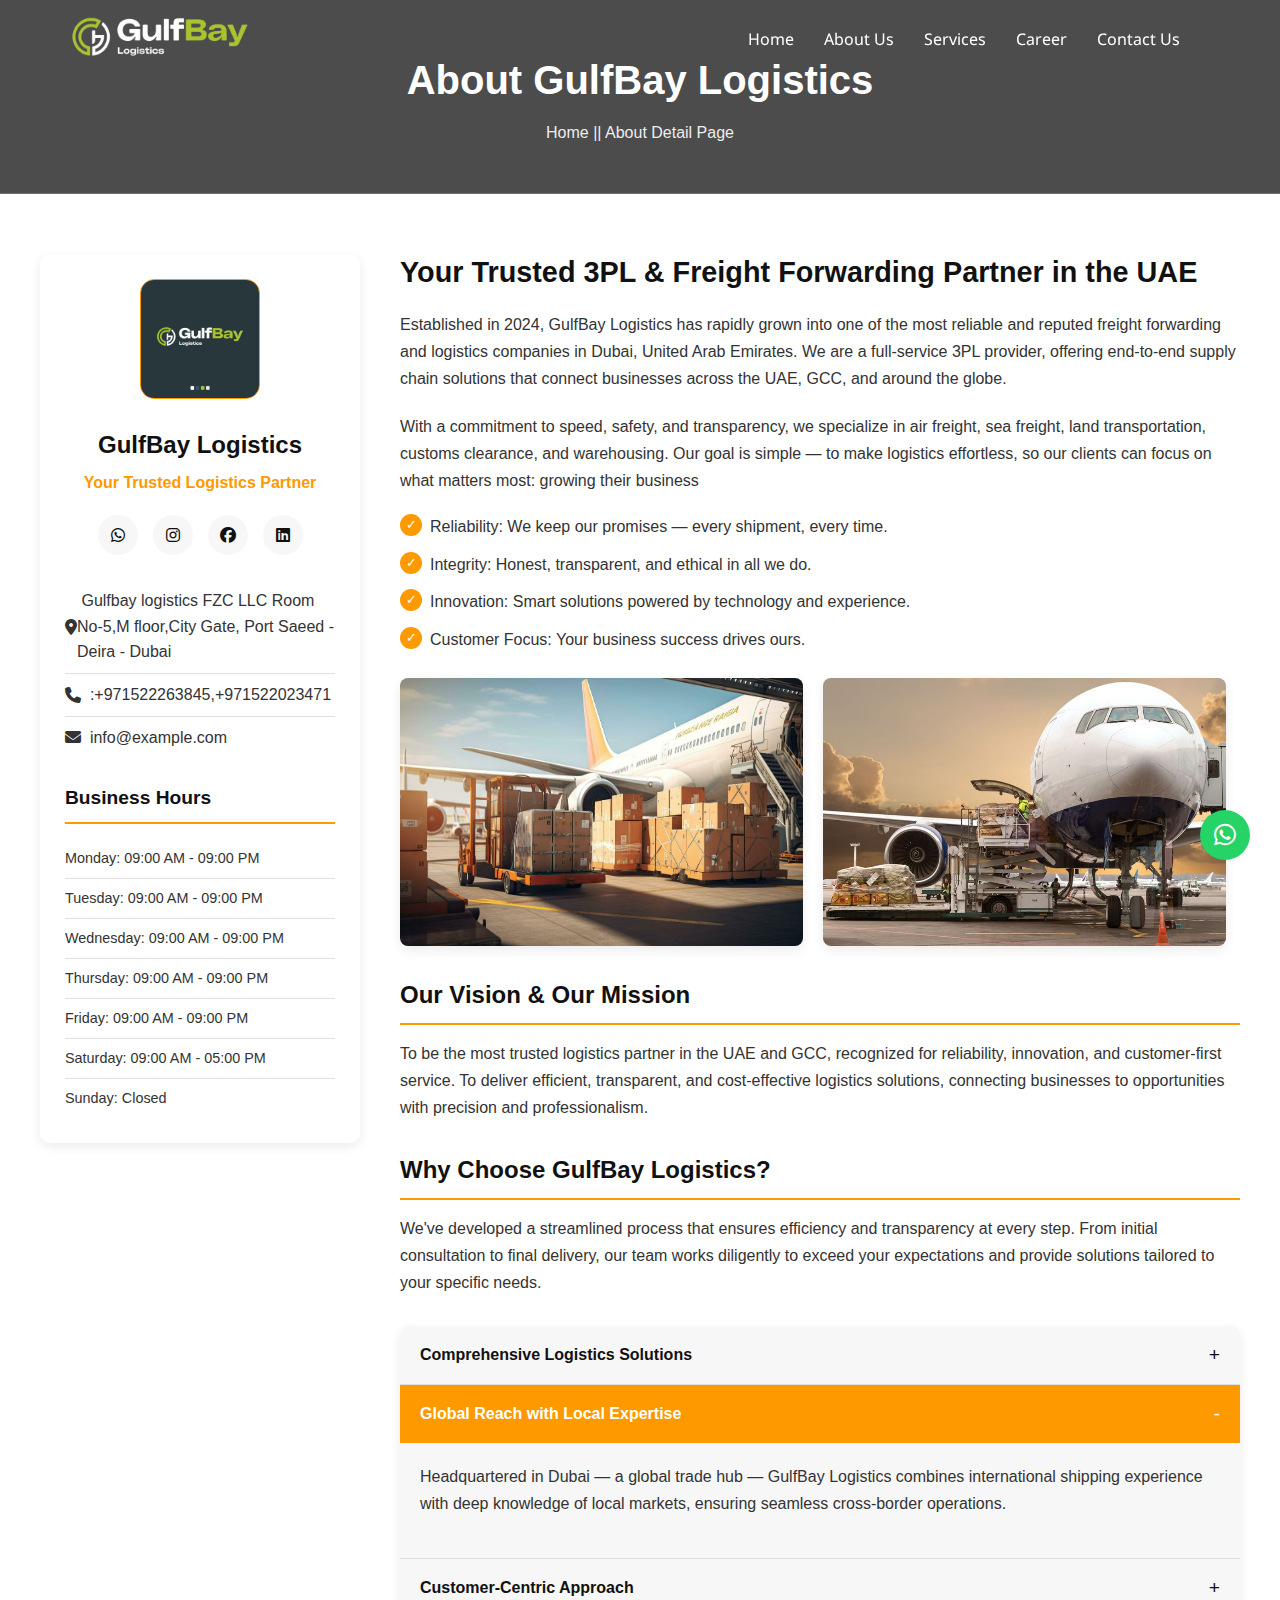
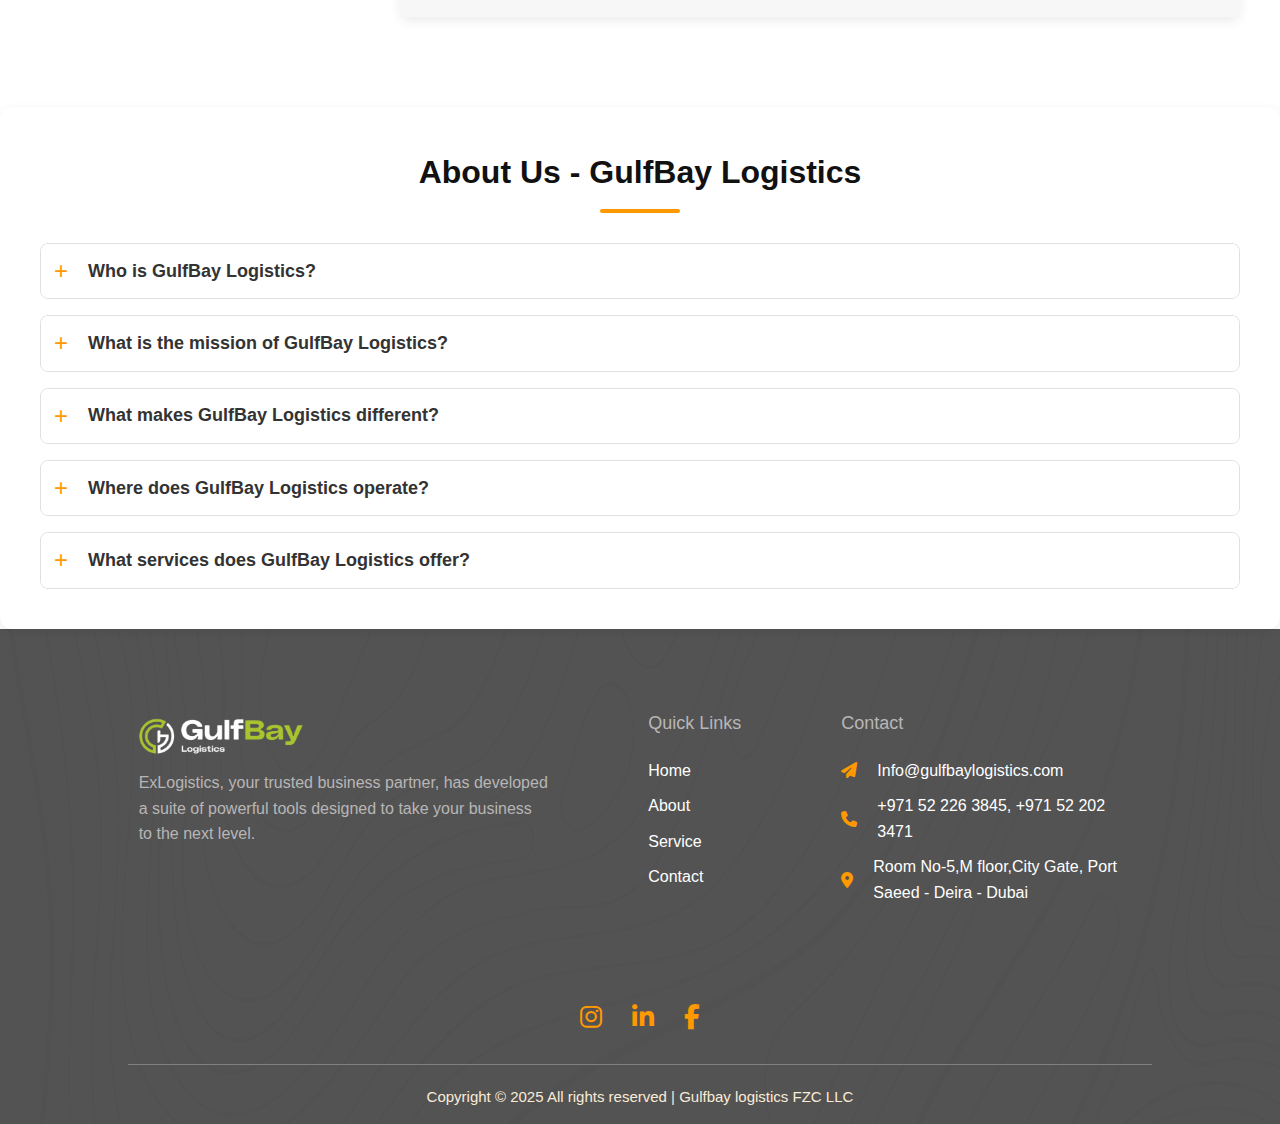
<file: about.html>
<!DOCTYPE html>
<html lang="en">

<head>
  <meta charset="UTF-8">
  <meta name="viewport" content="width=device-width, initial-scale=1.0">
  <title>About Us - GulfBay Logistics</title>
  <link rel="stylesheet" href="https://cdnjs.cloudflare.com/ajax/libs/font-awesome/6.4.0/css/all.min.css">
  <link rel="icon" href="./assets/logo-img/logomain.jpg" />
  <link rel="stylesheet" href="./css/about.css">
  <link rel="stylesheet" href="./css/home.css">
  <link rel="stylesheet" href="./css/faq.css">
  <link rel="stylesheet" href="./css/whatsapp.css">
</head>

<body>

  <a href="https://wa.me/+971522023471?text=Hello%20GulfBay" target="_blank">
    <div class="whatsapp">
      <i class="fa-brands fa-whatsapp fa-beat"></i>
    </div>
  </a>


    <div class="nav-main">
        <div class="nav-logo">
            <img src="./assets/logo-img/LOGO2.png" alt="">
        </div>
        <div class="nav-pages">
            <ul>
                <a href="./index.html">
                    <li>Home</li>
                </a>
                <a href="./about.html">
                    <li>About Us</li>
                </a>
                <a href="./service.html">
                    <li>Services</li>
                </a>
                <a href="./career.html">
                    <li>Career</li>
                </a>

                <!-- Knowledge Center Dropdown -->
                <!-- <li class="dropdown">
                    <a href="#">Knowledge Center <i class="fas fa-chevron-down"></i></a>
                    <ul class="dropdown-menu">
                        <li><a href="./container-specifications.html">Container Specifications</a></li>
                        <li><a href="./inco-terms.html">Inco Terms</a></li>
                    </ul>
                </li> -->

                <a href="./contact.html">
                    <li>Contact Us</li>
                </a>
            </ul>
        </div>

        <!-- Hamburger Icon -->
        <div class="hamburger">
            <i class="fas fa-bars"></i>
        </div>
    </div>

    <!-- Sliding Menu -->
    <div class="mobile-menu">
        <ul>
            <a href="./index.html">
                <li>Home</li>
            </a>
            <a href="./about.html">
                <li>About Us</li>
            </a>
            <a href="./service.html">
                <li>Services</li>
            </a>

            <a href="./career.html">
                <li>Career</li>
            </a>

            <!-- Mobile Dropdown -->
            <!-- <li class="mobile-dropdown">
                <span>Knowledge Center <i class="fas fa-chevron-down"></i></span>
                <ul class="mobile-dropdown-menu">
                    <li><a href="./container-specifications.html">Container Specifications</a></li>
                    <li><a href="./inco-terms.html">Inco Terms</a></li>
                </ul>
            </li> -->

            <a href="./contact.html">
                <li>Contact Us</li>
            </a>
        </ul>
    </div>



  <section class="service-logistic-breadcrumb">
    <div class="service-logistic-container">
      <h1>About GulfBay Logistics</h1>
      <p><a href="index.html" style="text-decoration: none; color: white;">Home</a> || About Detail Page</p>
    </div>
  </section>

  <section class="about-us-logistic">
    <div class="about-us-container">
      <div class="about-us-content">

        <!-- Sidebar -->
        <aside class="about-us-sidebar">
          <div class="about-us-profile-card">
            <img src="./assets/logo-img/logo3.jpeg" alt="Team Member">
            <div class="about-us-profile-info">
              <h3>GulfBay Logistics</h3>
              <p>Your Trusted Logistics Partner</p>

              <div class="about-us-social-links">
                <a href="https://wa.me/971522023471?text=Hello%20I%20am%20interested%20in%20your%20services"
                  target="_blank" rel="noopener noreferrer" aria-label="WhatsApp">
                  <i class="fab fa-whatsapp"></i>
                </a>

                <a href="https://www.instagram.com/gulfbaylogistics" target="_blank" rel="noopener noreferrer"
                  aria-label="Instagram">
                  <i class="fab fa-instagram"></i>
                </a>

                <a href="https://www.facebook.com/share/1ACsUSLc98/?mibextid=wwXI" target="_blank"
                  rel="noopener noreferrer" aria-label="Facebook">
                  <i class="fab fa-facebook"></i>
                </a>

                <a href="https://www.linkedin.com/company/gulfbay-logistics-fzc/" target="_blank"
                  rel="noopener noreferrer" aria-label="LinkedIn">
                  <i class="fab fa-linkedin"></i>
                </a>
              </div>
            </div>

            <ul class="about-us-contact-info">
              <li><i class="fas fa-map-marker-alt"></i> &nbsp;Gulfbay logistics FZC LLC
                Room No-5,M floor,City Gate, Port Saeed - Deira - Dubai</li>
              <li><i class="fas fa-phone"></i> &nbsp; :+971522263845,+971522023471</li>
              <li><i class="fas fa-envelope"></i> &nbsp; info@example.com</li>
            </ul>

            <div class="about-us-business-hours">
              <h4>Business Hours</h4>
              <ul>
                <li>Monday: 09:00 AM - 09:00 PM</li>
                <li>Tuesday: 09:00 AM - 09:00 PM</li>
                <li>Wednesday: 09:00 AM - 09:00 PM</li>
                <li>Thursday: 09:00 AM - 09:00 PM</li>
                <li>Friday: 09:00 AM - 09:00 PM</li>
                <li>Saturday: 09:00 AM - 05:00 PM</li>
                <li>Sunday: Closed</li>
              </ul>
            </div>
          </div>
        </aside>

        <!-- Main Content -->
        <div class="about-us-details">
          <h2>Your Trusted 3PL & Freight Forwarding Partner in the UAE</h2>
          <p>Established in 2024, GulfBay Logistics has rapidly grown into one of the most reliable and reputed freight
            forwarding and logistics companies in Dubai, United Arab Emirates. We are a full-service 3PL provider,
            offering end-to-end supply chain solutions that connect businesses across the UAE, GCC, and around the
            globe.</p>
          <p>With a commitment to speed, safety, and transparency, we specialize in air freight, sea freight, land
            transportation, customs clearance, and warehousing. Our goal is simple — to make logistics effortless, so
            our clients can focus on what matters most: growing their business</p>

          <ul class="about-us-list-check">
            <li>Reliability: We keep our promises — every shipment, every time.</li>
            <li>Integrity: Honest, transparent, and ethical in all we do.</li>
            <li>Innovation: Smart solutions powered by technology and experience.</li>
            <li>Customer Focus: Your business success drives ours.</li>
          </ul>

          <div class="about-us-images">
            <img src="./assets/about-img/airlogistic.jpg" alt="Air Freight">
            <img src="./assets/about-img/airlogistic1.jpg" alt="Land Freight">
          </div>

          <h3>Our Vision & Our Mission</h3>
          <p>To be the most trusted logistics partner in the UAE and GCC, recognized for reliability, innovation, and
            customer-first service.
            To deliver efficient, transparent, and cost-effective logistics solutions, connecting businesses to
            opportunities with precision and professionalism.</p>


          <h3>Why Choose GulfBay Logistics?</h3>
          <p>We've developed a streamlined process that ensures efficiency and transparency at every step. From initial
            consultation to final delivery, our team works diligently to exceed your expectations and provide solutions
            tailored to your specific needs.</p>

          <!-- Accordion -->
          <div class="about-us-accordion">
            <div class="about-us-accordion-item">
              <button>Comprehensive Logistics Solutions</button>
              <div class="about-us-accordion-content">
                <p>From freight forwarding to warehousing and customs clearance, we handle every aspect of your
                  logistics under one roof. Our integrated approach ensures efficiency and peace of mind for our
                  clients.</p>
              </div>
            </div>

            <div class="about-us-accordion-item about-us-active">
              <button>Global Reach with Local Expertise</button>
              <div class="about-us-accordion-content">
                <p>Headquartered in Dubai — a global trade hub — GulfBay Logistics combines international shipping
                  experience with deep knowledge of local markets, ensuring seamless cross-border operations.</p>
              </div>
            </div>

            <div class="about-us-accordion-item">
              <button>Customer-Centric Approach</button>
              <div class="about-us-accordion-content">
                <p>We go beyond transportation. Our team focuses on understanding your business needs, offering tailored
                  logistics strategies that reduce costs, save time, and enhance supply chain performance.</p>
              </div>
            </div>
          </div>

          <!-- <p>Whether you're shipping across town or across continents, GulfBay Logistics provides the reliable, secure,
            and efficient service you need. Contact us today to discuss how we can support your business with our
            comprehensive logistics solutions.</p> -->

        </div>
      </div>
    </div>
  </section>
  <section class="faq">
    <h2 class="faq-title">About Us - GulfBay Logistics</h2>

    <div class="faq-item">
      <div class="faq-question">
        <span>+</span>
        Who is GulfBay Logistics?
      </div>
      <div class="faq-answer">
        GulfBay Logistics is a trusted logistics and supply chain solutions provider, specializing in efficient
        transportation, warehousing, and freight management services across the globe.
      </div>
    </div>

    <div class="faq-item">
      <div class="faq-question">
        <span>+</span>
        What is the mission of GulfBay Logistics?
      </div>
      <div class="faq-answer">
        Our mission is to deliver reliable, cost-effective, and sustainable logistics solutions that empower
        businesses to grow by connecting them with global markets.
      </div>
    </div>

    <div class="faq-item">
      <div class="faq-question">
        <span>+</span>
        What makes GulfBay Logistics different?
      </div>
      <div class="faq-answer">
        With a customer-first approach, modern technology, and a dedicated team, we stand out by ensuring timely
        deliveries, transparent communication, and personalized logistics solutions.
      </div>
    </div>

    <div class="faq-item">
      <div class="faq-question">
        <span>+</span>
        Where does GulfBay Logistics operate?
      </div>
      <div class="faq-answer">
        We operate globally with a strong network across the Middle East, Asia, Europe, and North America,
        offering seamless end-to-end logistics services.
      </div>
    </div>

    <div class="faq-item">
      <div class="faq-question">
        <span>+</span>
        What services does GulfBay Logistics offer?
      </div>
      <div class="faq-answer">
        Our services include freight forwarding, customs clearance, warehousing, land transport, air freight,
        ocean freight, and complete supply chain management solutions.
      </div>
    </div>
  </section>
  <!-- -------------------------------------------- Footer -------------------------------------------------- -->

  <div class="footer-main">
    <div class="footer-container">
      <div class="footer-logo-content">
        <img src="assets/logo-img/LOGO2.png" alt="">
        <p>ExLogistics, your trusted business partner, has developed a suite of powerful tools designed to take
          your business to the next level.</p>
      </div>
      <div class="footer-quick-links">
        <p>Quick Links</p>
        <ul>
          <a href="index.html">
            <li>Home</li>
          </a>
          <a href="about.html">
            <li>About</li>
          </a>
          <a href="service.html">
            <li>Service</li>
          </a>
          <a href="contact.html">
            <li>Contact</li>
          </a>
        </ul>
      </div>
      <div class="footer-contact">
        <p>Contact</p>
        <ul>
          <li><i class="fa-solid fa-paper-plane" style="color: var(--primary-color);"></i>Info@gulfbaylogistics.com</li>
          <li><i class="fa-solid fa-phone" style="color: var(--primary-color);"></i> +971 52 226 3845, +971 52
            202 3471</li>
          <li><i class="fa-solid fa-location-dot" style="color: var(--primary-color);"></i> Room No-5,M
            floor,City Gate, Port Saeed - Deira - Dubai</li>
        </ul>
      </div>
      <div class="footer-social-media">
        <a href="https://www.instagram.com/gulfbaylogistics?igsh=Z255cGRka3Z3ZHYy&utm_source=qr">
          <i class="fa-brands fa-instagram" style="color: var(--primary-color);"></i>
        </a>
        <a href="https://www.linkedin.com/company/gulfbay-logistics-fzc/">
          <i class="fa-brands fa-linkedin-in" style="color: var(--primary-color);"></i>
        </a>
        <a href="https://www.facebook.com/share/1ACsUSLc98/?mibextid=wwXIfr">
          <i class="fa-brands fa-facebook-f" style="color: var(--primary-color);"></i>
        </a>
      </div>

    </div>

    <div class="footer-copy-right">
      <p>Copyright © 2025 All rights reserved | Gulfbay logistics FZC LLC </p>
    </div>
  </div>
  </div>
  <script src="./js/main.js"></script>
  <script>
    // Accordion functionality
    document.addEventListener('DOMContentLoaded', function () {
      const accordionItems = document.querySelectorAll('.about-us-accordion-item');

      accordionItems.forEach(item => {
        const button = item.querySelector('button');

        button.addEventListener('click', () => {
          // Close all other items
          accordionItems.forEach(otherItem => {
            if (otherItem !== item) {
              otherItem.classList.remove('about-us-active');
            }
          });

          // Toggle current item
          item.classList.toggle('about-us-active');
        });
      });
    });
  </script>
</body>

</html>
</file>
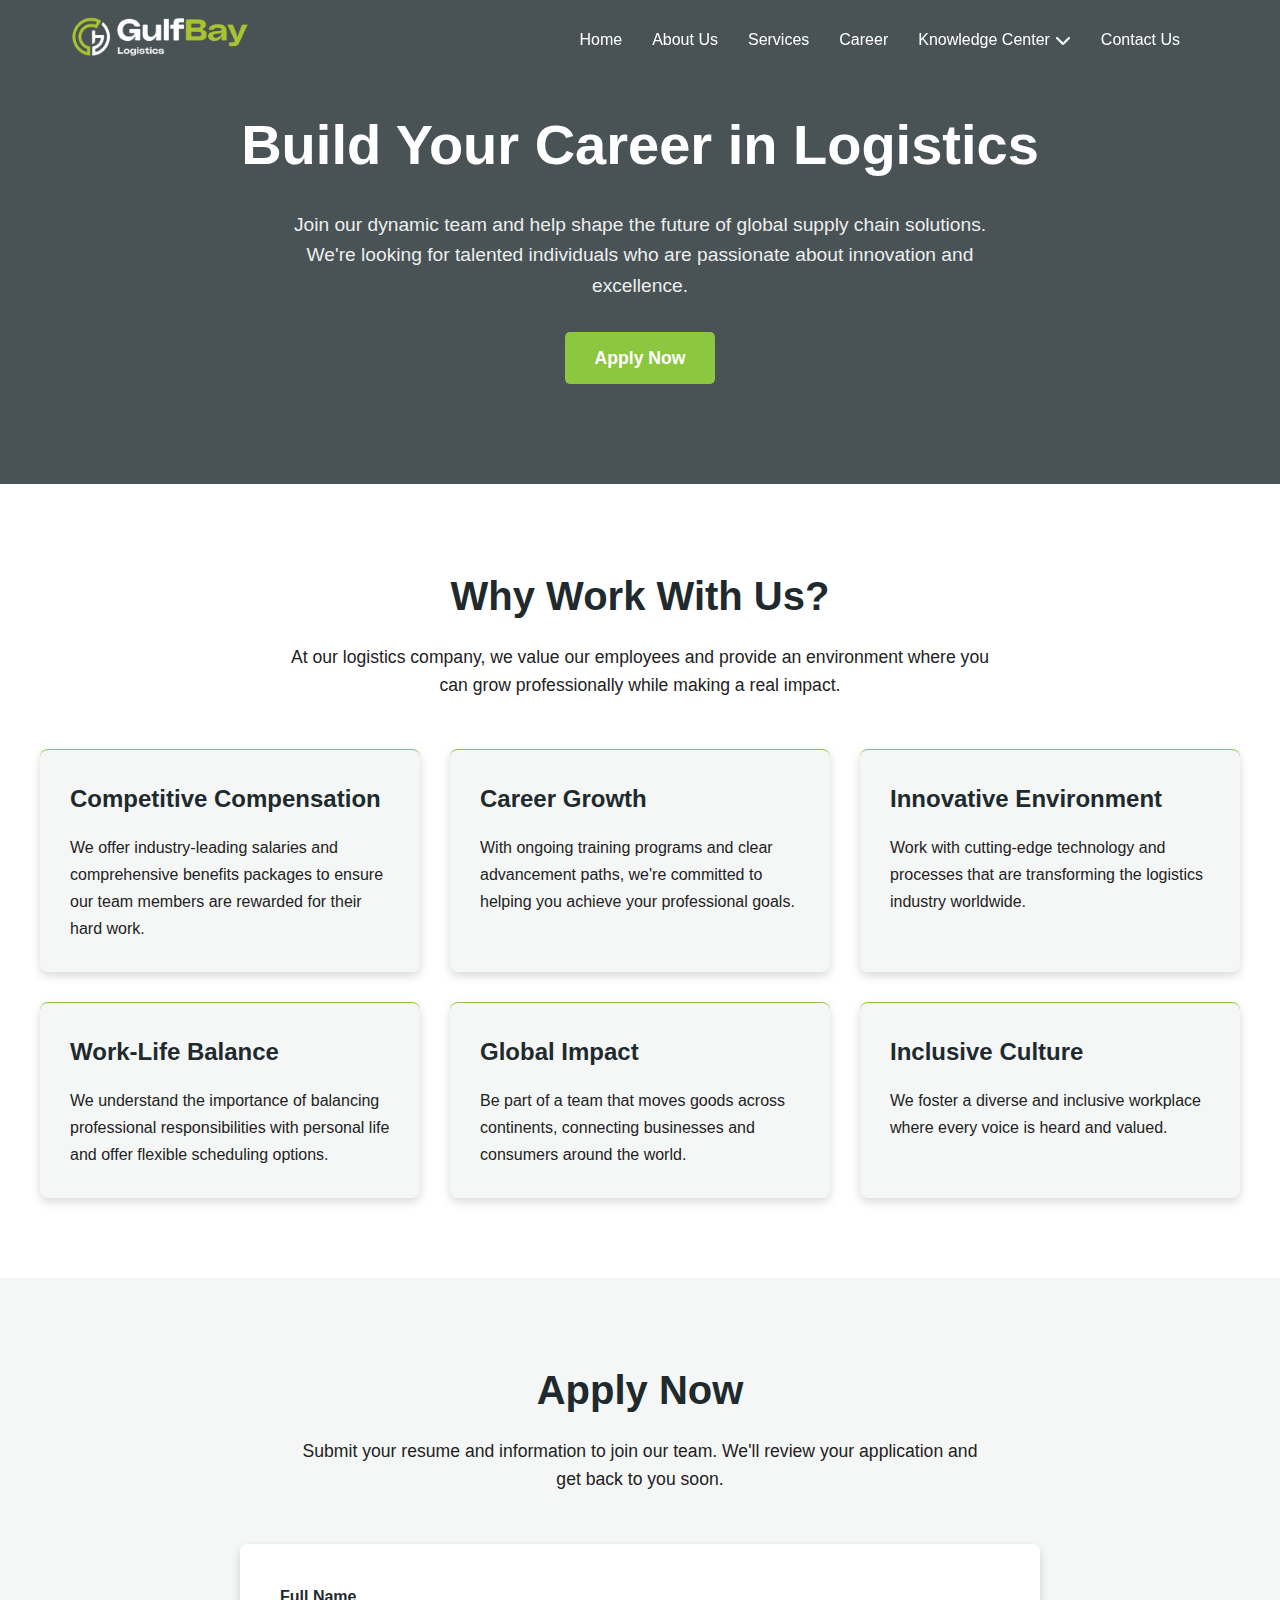
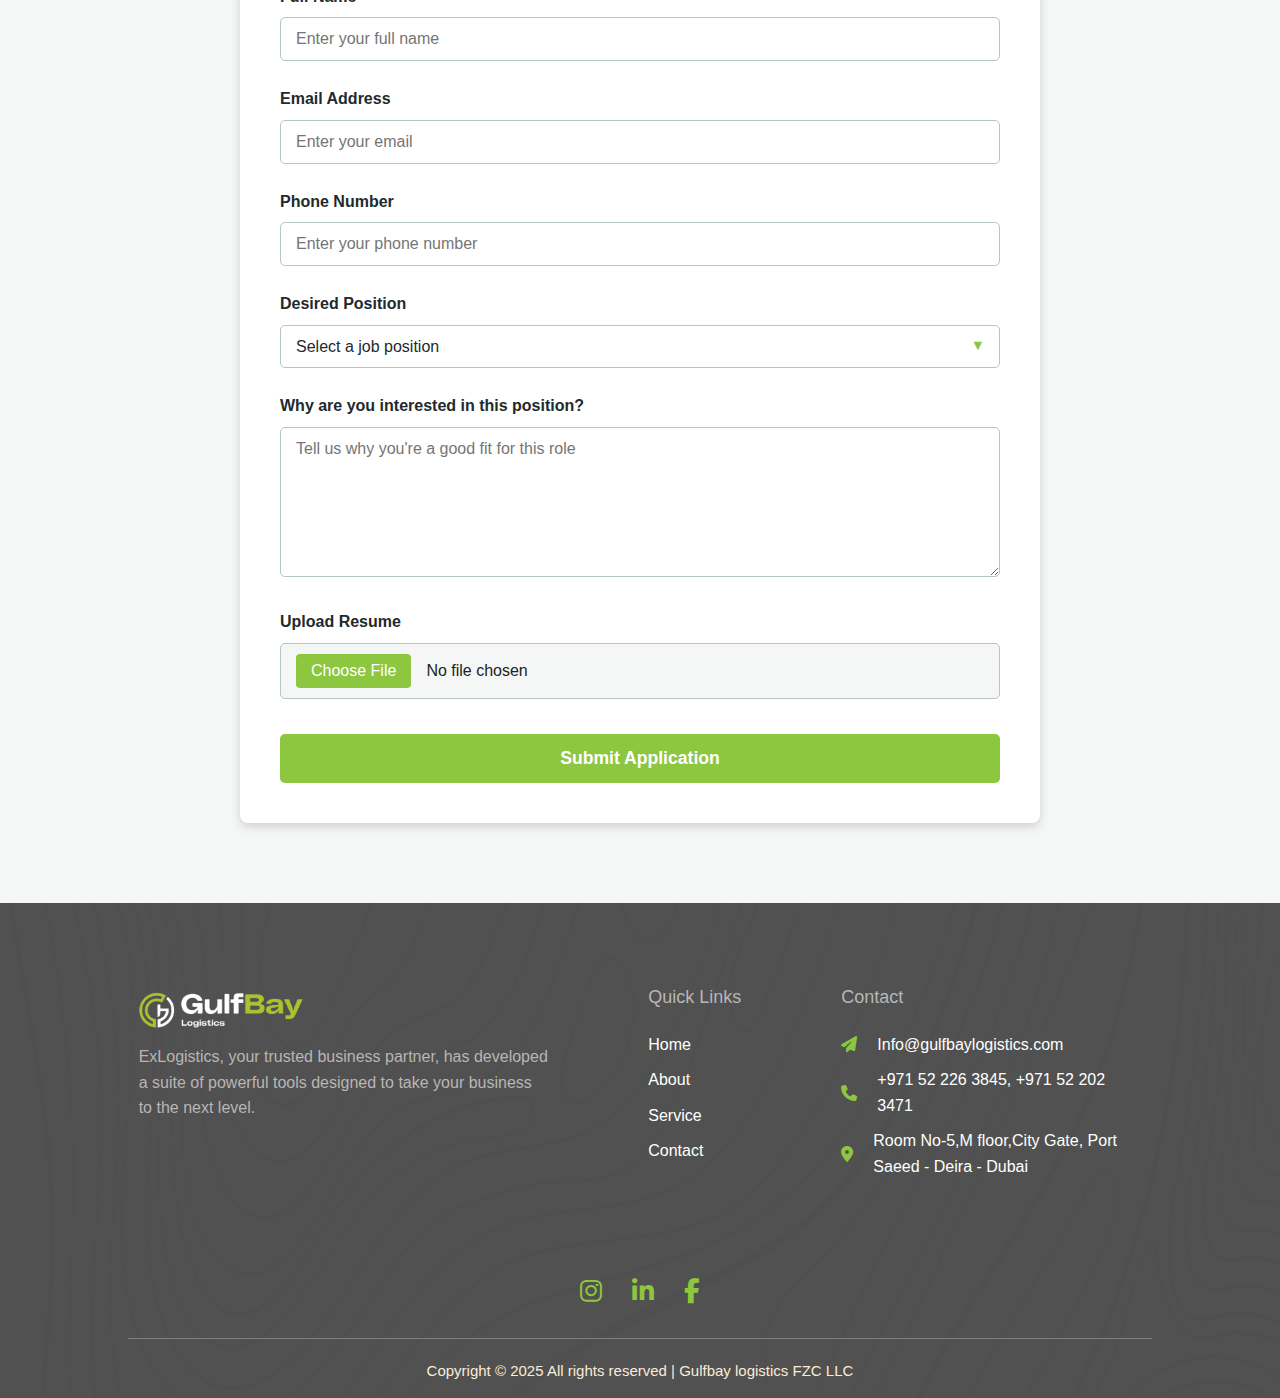
<file: career.html>
<!DOCTYPE html>
<html lang="en">

<head>
    <meta charset="UTF-8">
    <meta name="viewport" content="width=device-width, initial-scale=1.0">
    <title>LogiCareers - Join Our Team</title>
    <link rel="stylesheet" href="./css/career.css">
    <link rel="stylesheet" href="./css/home.css">
      <link rel="stylesheet"
            href="https://cdnjs.cloudflare.com/ajax/libs/font-awesome/6.5.0/css/all.min.css">
</head>

<body>

      <!-- ------------------------------------------ Nav ---------------------------------------------------- -->
        <div class="nav-main">
            <div class="nav-logo">
                <img src="./assets/logo-img/LOGO2.png" alt>
            </div>
            <div class="nav-pages">
                <ul>
                    <a href="./index.html">
                        <li>Home</li>
                    </a>
                    <a href="./about.html">
                        <li>About Us</li>
                    </a>
                    <a href="./service.html">
                        <li>Services</li>
                    </a>
                    <a href="./career.html">
                        <li>Career</li>
                    </a>

                    <!-- Knowledge Center Dropdown -->
                    <li class="dropdown">
                    <a href="#">Knowledge Center <i class="fas fa-chevron-down"></i></a>
                    <ul class="dropdown-menu">
                        <li><a href="./container_specifications.html">Container Specifications</a></li>
                        <li><a href="./inco-terms.html">Inco Terms</a></li>
                    </ul>
                </li>

                    <a href="./contact.html">
                        <li>Contact Us</li>
                    </a>
                </ul>
            </div>

            <!-- Hamburger Icon -->
            <div class="hamburger">
                <i class="fas fa-bars"></i>
            </div>
        </div>

        <!-- Sliding Menu -->
        <div class="mobile-menu">
            <ul>
                <a href="./index.html">
                    <li>Home</li>
                </a>
                <a href="./about.html">
                    <li>About Us</li>
                </a>
                <a href="./service.html">
                    <li>Services</li>
                </a>

                <a href="./career.html">
                    <li>Career</li>
                </a>

                <!-- Mobile Dropdown -->
                <li class="mobile-dropdown">
                <span>Knowledge Center <i class="fas fa-chevron-down"></i></span>
                <ul class="mobile-dropdown-menu">
                    <li><a href="./container_specifications.html">Container Specifications</a></li>
                    <li><a href="./inco-terms.html">Inco Terms</a></li>
                </ul>
            </li>

                <a href="./contact.html">
                    <li>Contact Us</li>
                </a>
            </ul>
        </div>



    <!-- Main Section -->
    <section class="career-hero">
        <div class="career-container">
            <h1 class="career-hero__title">Build Your Career in Logistics</h1>
            <p class="career-hero__subtitle">Join our dynamic team and help shape the future of global supply chain solutions. We're looking for talented individuals who are passionate about innovation and excellence.
            </p>
            <a href="#application-form" class="career-cta">Apply Now</a>
        </div>
    </section>

    <!-- Middle Section -->
    <section class="career-benefits">
        <div class="career-container">
            <div class="career-section-header">
                <h2 class="career-section-title">Why Work With Us?</h2>
                <p class="career-section-description">At our logistics company, we value our employees and provide an environment where you can grow professionally while making a real impact.</p>
            </div>

            <div class="career-benefits-grid">
                <div class="career-benefit-card">
                    <h3 class="career-benefit-title">Competitive Compensation</h3>
                    <p class="career-benefit-description">We offer industry-leading salaries and comprehensive benefits packages to ensure our team members are rewarded for their hard work.</p>
                </div>

                <div class="career-benefit-card">
                    <h3 class="career-benefit-title">Career Growth</h3>
                    <p class="career-benefit-description">With ongoing training programs and clear advancement paths, we're committed to helping you achieve your professional goals.</p>
                </div>

                <div class="career-benefit-card">
                    <h3 class="career-benefit-title">Innovative Environment</h3>
                    <p class="career-benefit-description">Work with cutting-edge technology and processes that are transforming the logistics industry worldwide.</p>
                </div>

                <div class="career-benefit-card">
                    <h3 class="career-benefit-title">Work-Life Balance</h3>
                    <p class="career-benefit-description">We understand the importance of balancing professional responsibilities with personal life and offer flexible scheduling options.</p>
                </div>

                <div class="career-benefit-card">
                    <h3 class="career-benefit-title">Global Impact</h3>
                    <p class="career-benefit-description">Be part of a team that moves goods across continents, connecting businesses and consumers around the world.</p>
                </div>

                <div class="career-benefit-card">
                    <h3 class="career-benefit-title">Inclusive Culture</h3>
                    <p class="career-benefit-description">We foster a diverse and inclusive workplace where every voice is heard and valued.</p>
                </div>
            </div>
        </div>
    </section>

    <!-- Form Section -->
    <section class="career-application" id="application-form">
        <div class="career-container">
            <div class="career-section-header">
                <h2 class="career-section-title">Apply Now</h2>
                <p class="career-section-description">
                    Submit your resume and information to join our team. We'll review your application and get back to you soon.
                </p>
            </div>

            <div class="career-form-container">
                <form class="career-form" id="career-form" action="api/career_form_mail.php" method="POST" enctype="multipart/form-data">
                    <div class="career-form-group">
                        <label for="full-name" class="career-form-label">Full Name</label>
                        <input type="text" id="full-name" class="career-form-input" placeholder="Enter your full name" required />
                    </div>

                    <div class="career-form-group">
                        <label for="email" class="career-form-label">Email Address</label>
                        <input type="email" id="email" class="career-form-input" placeholder="Enter your email" required />
                    </div>

                    <div class="career-form-group">
                        <label for="phone" class="career-form-label">Phone Number</label>
                        <input type="tel" id="phone" class="career-form-input" placeholder="Enter your phone number" required />
                    </div>

                    <!-- Custom Dropdown -->
                    <div class="career-form-group">
                        <label for="job-title" class="career-form-label">Desired Position</label>
                        <div class="career-select-wrapper">
                            <select id="job-title" class="career-form-select" required>
                                <option value="" disabled selected>Select a job position</option>
                                <option value="operations">Operations</option>
                                <option value="pricing">Pricing</option>
                                <option value="accounts">Accounts</option>
                                <option value="sales">Sales</option>
                            </select>
                        </div>
                    </div>

                    <div class="career-form-group">
                        <label for="job-description" class="career-form-label">Why are you interested in this
                            position?</label>
                        <textarea id="job-description" class="career-form-textarea" placeholder="Tell us why you're a good fit for this role" required></textarea>
                    </div>

                    <div class="career-form-group">
                        <label for="resume" class="career-form-label">Upload Resume</label>
                        <input type="file" id="resume" class="career-form-file" accept=".pdf,.doc,.docx,.png,.jpg,.jpeg" required />
                    </div>

                    <button type="submit" class="career-submit-btn">Submit Application</button>
                </form>
            </div>
        </div>
    </section>

    <!-- -------------------------------------------- Footer -------------------------------------------------- -->

    <div class="footer-main">
        <div class="footer-container">
            <div class="footer-logo-content">
                <img src="assets/logo-img/LOGO2.png" alt="">
                <p>ExLogistics, your trusted business partner, has developed a suite of powerful tools designed to take your business to the next level.</p>
            </div>
            <div class="footer-quick-links">
                <p>Quick Links</p>
                <ul>
                    <a href="index.html">
                        <li>Home</li>
                    </a>
                    <a href="about.html">
                        <li>About</li>
                    </a>
                    <a href="service.html">
                        <li>Service</li>
                    </a>
                    <a href="contact.html">
                        <li>Contact</li>
                    </a>
                </ul>
            </div>
            <div class="footer-contact">
                <p>Contact</p>
                <ul>
                    <li><i class="fa-solid fa-paper-plane" style="color: var(--primary-color);"></i>Info@gulfbaylogistics.com</li>
                    <li><i class="fa-solid fa-phone" style="color: var(--primary-color);"></i> +971 52 226 3845, +971 52 202 3471</li>
                    <li><i class="fa-solid fa-location-dot" style="color: var(--primary-color);"></i> Room No-5,M floor,City Gate, Port Saeed - Deira - Dubai</li>
                </ul>
            </div>
            <div class="footer-social-media">
                <a href="https://www.instagram.com/gulfbaylogistics?igsh=Z255cGRka3Z3ZHYy&utm_source=qr">
                    <i class="fa-brands fa-instagram" style="color: var(--primary-color);"></i>
                </a>
                <a href="https://www.linkedin.com/company/gulfbay-logistics-fzc/">
                    <i class="fa-brands fa-linkedin-in" style="color: var(--primary-color);"></i>
                </a>
                <a href="https://www.facebook.com/share/1ACsUSLc98/?mibextid=wwXIfr">
                    <i class="fa-brands fa-facebook-f" style="color: var(--primary-color);"></i>
                </a>
            </div>

        </div>

        <div class="footer-copy-right">
            <p>Copyright © 2025 All rights reserved | Gulfbay logistics FZC LLC </p>
        </div>
    </div>

    <script src="./js/career.js"></script>
    <script src="./js/main.js"></script>
</body>

</html>
</file>
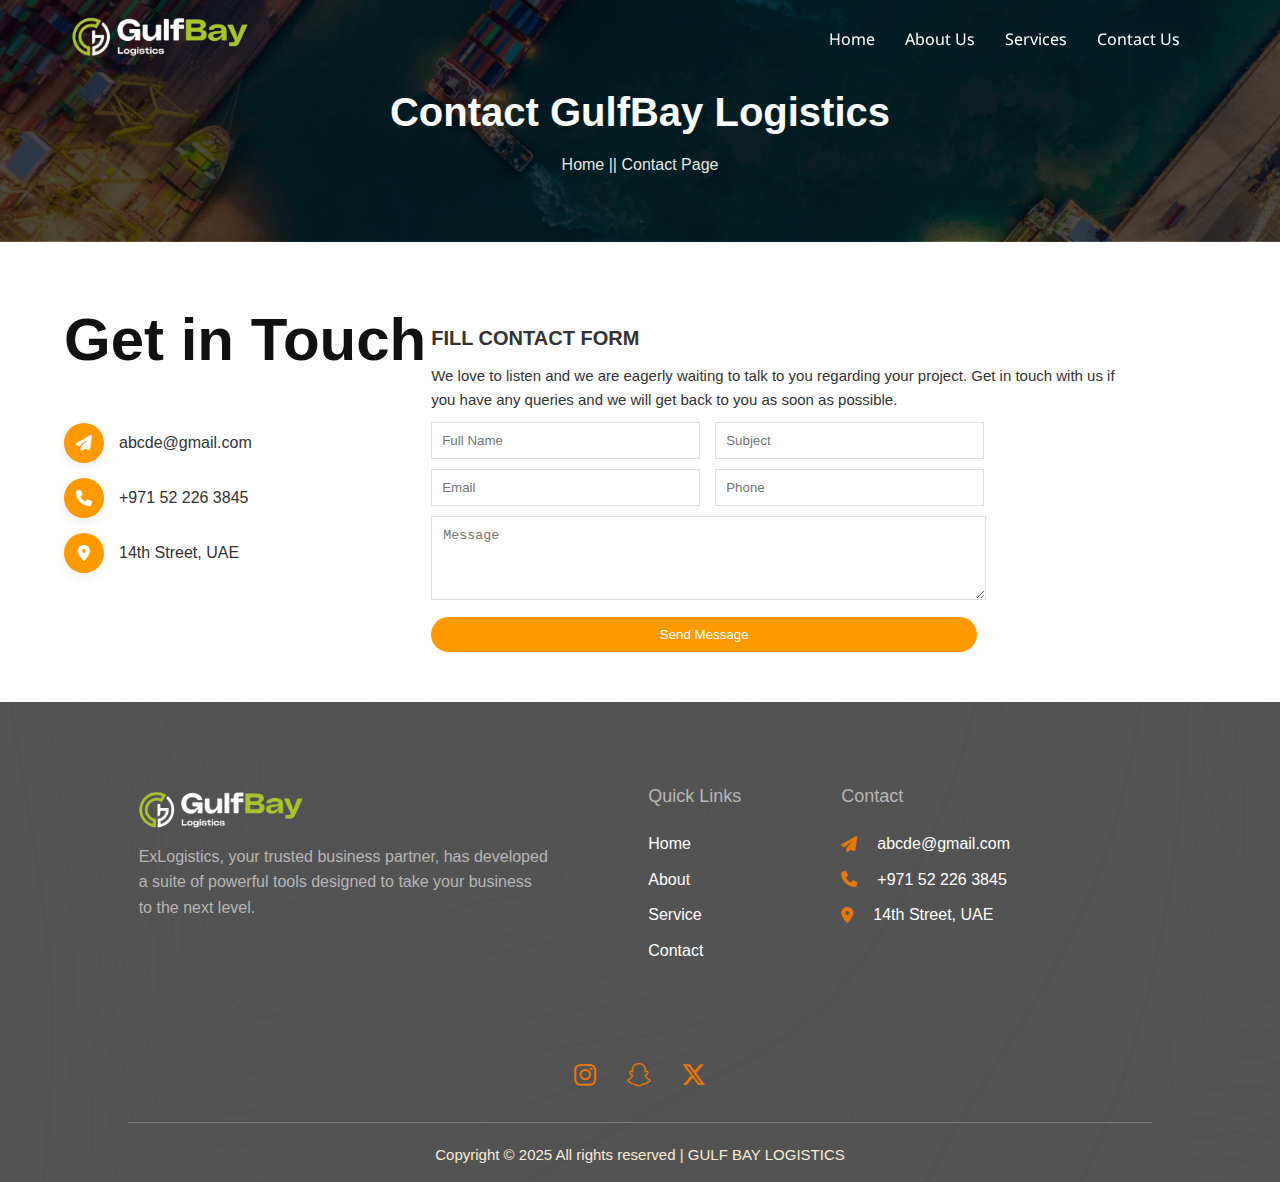
<file: contact.html>
<!DOCTYPE html>
<html lang="en">

<head>
    <meta charset="UTF-8">
    <meta name="viewport" content="width=device-width, initial-scale=1.0">
    <title>Contact | GulfBay Logistics</title>
    <link rel="icon" href="./assets/logo-img/logomain.jpg" />
    <link rel="stylesheet" href="https://cdnjs.cloudflare.com/ajax/libs/font-awesome/6.5.0/css/all.min.css">
    <link rel="stylesheet" href="./css/contact.css">
    <link rel="stylesheet" href="./css/home.css">
    <link rel="stylesheet" href="./css/colour.css">
    <!-- <link rel="stylesheet" href="./css/service.css"> -->
</head>

<body>
    <div class="contact-main">

        <!-- ------------------------------------------ Nav ---------------------------------------------------- -->

        <div class="nav-main">
            <div class="nav-logo">
                <img src="./assets/logo-img/LOGO2.png" alt="">
            </div>
            <div class="nav-pages">
                <ul>
                    <a href="./index.html">
                        <li>Home</li>
                    </a>
                    <a href="./about.html">
                        <li>About Us</li>
                    </a>
                    <a href="./service.html">
                        <li>Services</li>
                    </a>
                    <a href="./contact.html">
                        <li>Contact Us</li>
                    </a>
                    <!-- <li>Blog</li> -->
                </ul>
            </div>
            <!-- Hamburger Icon -->
            <div class="hamburger">
                <i class="fas fa-bars"></i>
            </div>
        </div>

        <!-- Sliding Menu -->
        <div class="mobile-menu">
            <ul>
                <a href="./index.html">
                    <li>Home</li>
                </a>
                <a href="./about.html">
                    <li>About Us</li>
                </a>
                <a href="./service.html">
                    <li>Services</li>
                </a>
                <a href="./contact.html">
                    <li>Contact Us</li>
                </a>
                <!-- <li>Blog</li> -->
            </ul>
        </div>

        <!-- ------------------------------------------ head image ---------------------------------------------------- -->

        <section class="service-logistic-breadcrumb">
            <div class="service-logistic-container">
                <h1>Contact GulfBay Logistics</h1>
                <p><a href="index.html">Home</a> || Contact Page</p>
            </div>
        </section>

        <!-- ------------------------------------------ contact ---------------------------------------------------- -->

        <div class="contact-container">
            <div class="contact-content-main">
                <div class="contact-content-left">
                    <h2>Get in Touch</h2>
                    <ul>
                        <li>
                            <div class="contact-icon">
                                <i class="fa-solid fa-paper-plane" style="color: #ffffff;"></i>
                            </div>
                            <p class="contact-p">abcde@gmail.com</p>
                        </li>

                        <li>
                            <div class="contact-icon">
                                <i class="fa-solid fa-phone" style="color: #ffffff;"></i>
                            </div>
                            <p class="contact-p">+971 52 226 3845</p>
                        </li>

                        <li>
                            <div class="contact-icon">
                                <i class="fa-solid fa-location-dot" style="color: #ffffff;"></i>
                            </div>
                            <p class="contact-p">14th Street, UAE</p>
                        </li>

                    </ul>
                </div>
                <div class="contact-content-right">
                    <h3>FILL CONTACT FORM</h3>
                    <p>We love to listen and we are eagerly waiting to talk to you regarding your project. Get in touch
                        with us if you have any queries and we will get back to you as soon as possible.</p>
                    <form action="" class="contact-form">
                        <div class="contat-input-mult">
                            <input type="text" placeholder="Full Name">
                            <input type="text" placeholder="Subject">
                        </div>
                        <div class="contat-input-mult">
                            <input type="text" placeholder="Email">
                            <input type="text" placeholder="Phone">
                        </div>
                        <!-- <div class="contat-input-sin">
                            <input type="text">
                        </div> -->
                         <div class="contat-input-sin">
                            <textarea name="" id="" placeholder="Message"></textarea>
                        </div>
                        <button type="submit">Send Message</button>
                    </form>
                </div>
            </div>
        </div>


    </div>

     <!-- -------------------------------------------- Footer -------------------------------------------------- -->

    <div class="footer-main">
        <div class="footer-container">
            <div class="footer-logo-content">
                <img src="assets/logo-img/LOGO2.png" alt="">
                <p>ExLogistics, your trusted business partner, has developed a suite of powerful tools designed to take
                    your business to the next level.</p>
            </div>
            <div class="footer-quick-links">
                <p>Quick Links</p>
                <ul>
                    <a href="index.html">
                        <li>Home</li>
                    </a>
                    <a href="about.html">
                        <li>About</li>
                    </a>
                    <a href="service.html">
                        <li>Service</li>
                    </a>
                    <a href="">
                        <li>Contact</li>
                    </a>
                </ul>
            </div>
            <div class="footer-contact">
                <p>Contact</p>
                <ul>
                    <li><i class="fa-solid fa-paper-plane" style="color: #e77707;"></i> abcde@gmail.com</li>
                    <li><i class="fa-solid fa-phone" style="color: #e77707;"></i> +971 52 226 3845</li>
                    <li><i class="fa-solid fa-location-dot" style="color: #e77707;"></i> 14th Street, UAE</li>
                </ul>
            </div>
            <div class="footer-social-media">
                <a href=""><i class="fa-brands fa-instagram" style="color: #e77707;"></i></a>
                <a href=""><i class="fa-brands fa-snapchat" style="color: #e77707;"></i></a>
                <a href=""><i class="fa-brands fa-x-twitter" style="color: #e77707;"></i></a>
            </div>

        </div>

        <div class="footer-copy-right">
            <p>Copyright © 2025 All rights reserved | GULF BAY LOGISTICS </p>
        </div>
    </div>

    <script src="./js/main.js"></script>
</body>

</html>
</file>
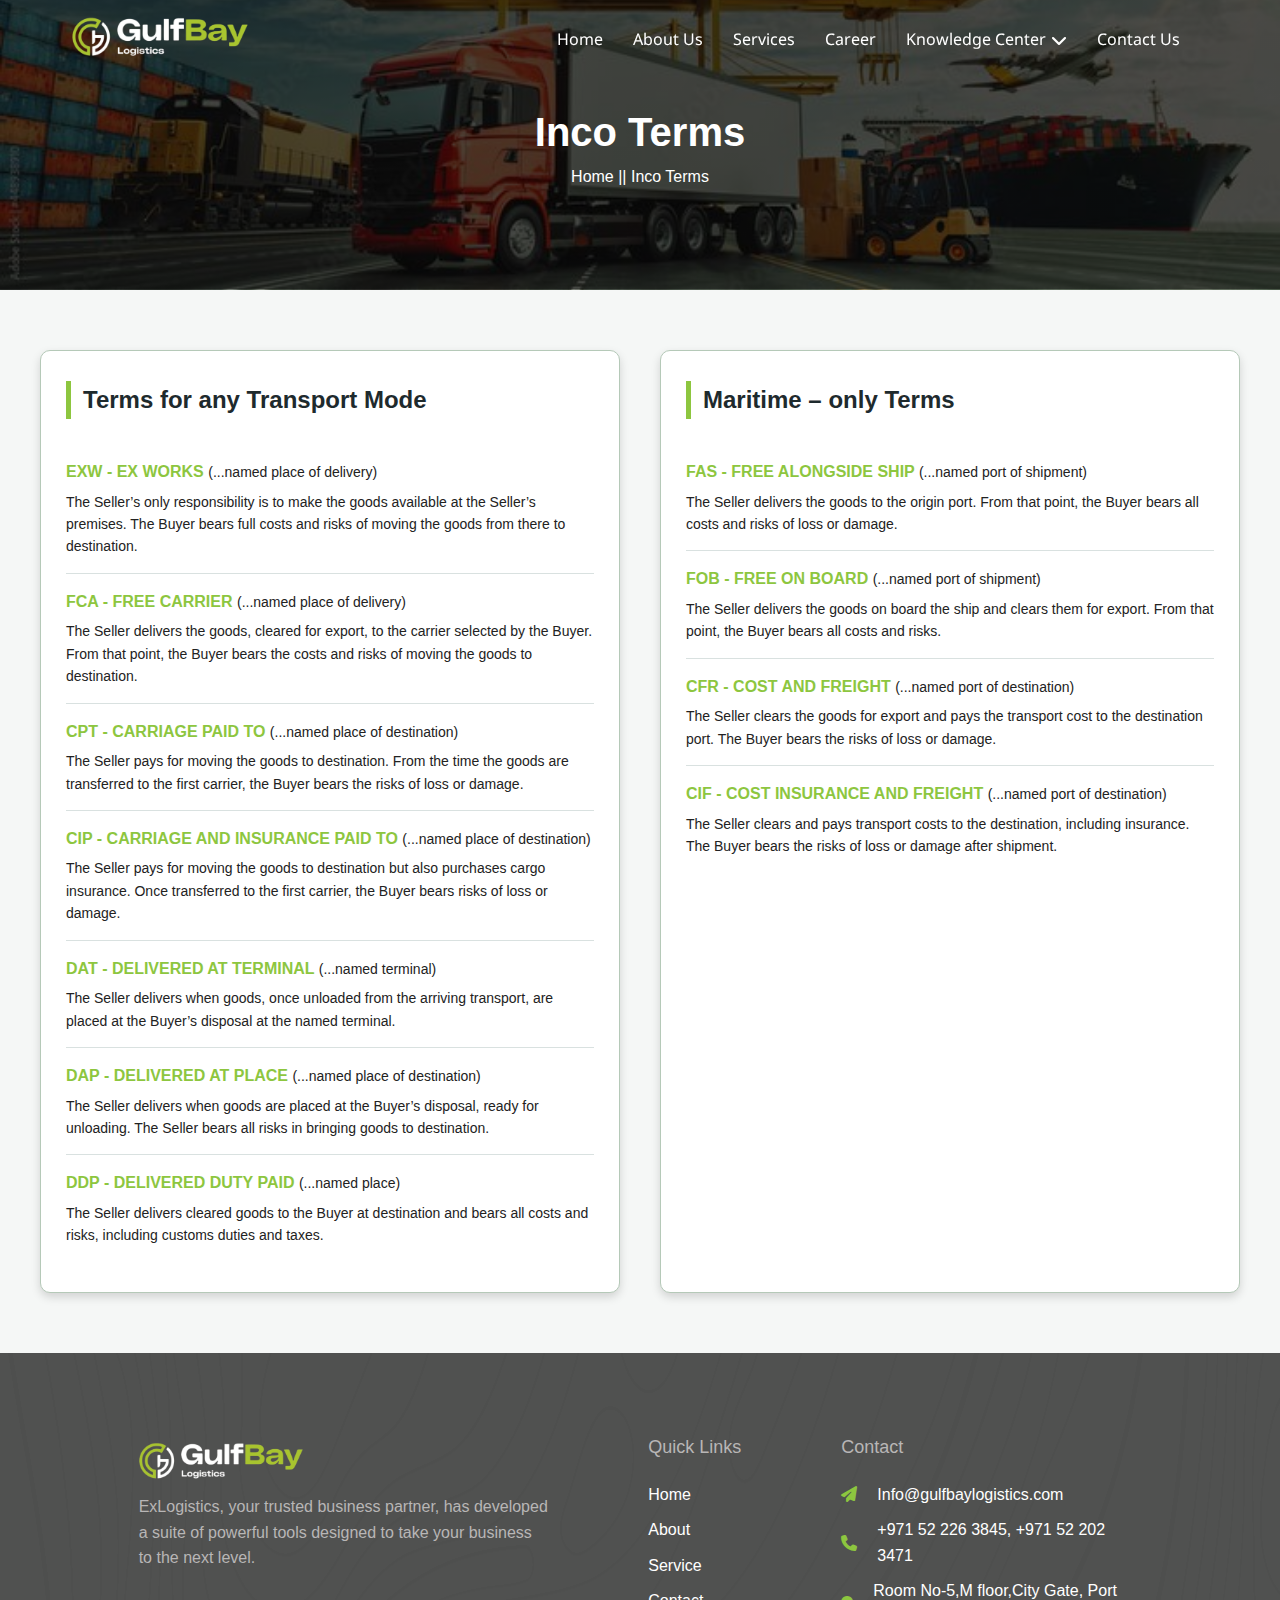
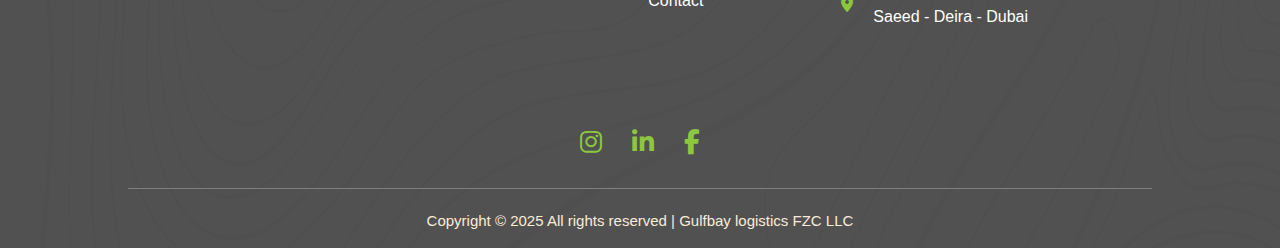
<file: inco-terms.html>
<!DOCTYPE html>
<html lang="en">

    <head>
        <meta charset="UTF-8">
        <meta name="viewport" content="width=device-width, initial-scale=1.0">
        <title>Inco Terms</title>
        <link rel="icon" href="./assets/logo-img/logomain.jpg" />
        <link rel="stylesheet" href="./css/home.css">
        <link rel="stylesheet" href="./css/inco-terms.css">
        <link rel="stylesheet"
            href="https://cdnjs.cloudflare.com/ajax/libs/font-awesome/6.4.0/css/all.min.css">

    </head>

    <body>

        <!-- ------------------------------------------ Nav ---------------------------------------------------- -->

        <div class="nav-main">
            <div class="nav-logo">
                <img src="./assets/logo-img/LOGO2.png" alt>
            </div>
            <div class="nav-pages">
                <ul>
                    <a href="./index.html">
                        <li>Home</li>
                    </a>
                    <a href="./about.html">
                        <li>About Us</li>
                    </a>
                    <a href="./service.html">
                        <li>Services</li>
                    </a>
                    <a href="./career.html">
                        <li>Career</li>
                    </a>

                    <!-- Knowledge Center Dropdown -->
                    <li class="dropdown">
                        <a href="#">Knowledge Center <i
                                class="fas fa-chevron-down"></i></a>
                        <ul class="dropdown-menu">
                            <li><a
                                    href="./container_specifications.html">Container
                                    Specifications</a></li>
                            <li><a href="./inco-terms.html">Inco Terms</a></li>
                        </ul>
                    </li>

                    <a href="./contact.html">
                        <li>Contact Us</li>
                    </a>
                </ul>
            </div>

            <!-- Hamburger Icon -->
            <div class="hamburger">
                <i class="fas fa-bars"></i>
            </div>
        </div>

        <!-- Sliding Menu -->
        <div class="mobile-menu">
            <ul>
                <a href="./index.html">
                    <li>Home</li>
                </a>
                <a href="./about.html">
                    <li>About Us</li>
                </a>
                <a href="./service.html">
                    <li>Services</li>
                </a>

                <a href="./career.html">
                    <li>Career</li>
                </a>

                <!-- Mobile Dropdown -->
                <li class="mobile-dropdown">
                    <span>Knowledge Center <i
                            class="fas fa-chevron-down"></i></span>
                    <ul class="mobile-dropdown-menu">
                        <li><a href="./container_specifications.html">Container
                                Specifications</a></li>
                        <li><a href="./inco-terms.html">Inco Terms</a></li>
                    </ul>
                </li>

                <a href="./contact.html">
                    <li>Contact Us</li>
                </a>
            </ul>
        </div>

        <!-- ------------------------------------------ inco head ---------------------------------------------------- -->

        <div class="inco-head">
            <h1>Inco Terms</h1>
            <p><a href="./index.html">Home</a> || Inco Terms </p>
        </div>

        <!-- ------------------------------------------ inco content ---------------------------------------------------- -->
        <section class="inco-section">
            <div class="inco-container">

                <!-- Left Column -->
                <div class="inco-column">
                    <h2 class="inco-title"><b>Terms</b> for any Transport
                        Mode</h2>

                    <ul class="inco-list">
                        <li>
                            <h3>EXW - EX WORKS <span>(...named place of
                                    delivery)</span></h3>
                            <p>The Seller’s only responsibility is to make the
                                goods available at the Seller’s premises.
                                The Buyer bears full costs and risks of moving
                                the goods from there to destination.</p>
                        </li>

                        <li>
                            <h3>FCA - FREE CARRIER <span>(...named place of
                                    delivery)</span></h3>
                            <p>The Seller delivers the goods, cleared for
                                export, to the carrier selected by the Buyer.
                                From that point, the Buyer bears the costs and
                                risks of moving the goods to destination.</p>
                        </li>

                        <li>
                            <h3>CPT - CARRIAGE PAID TO <span>(...named place of
                                    destination)</span></h3>
                            <p>The Seller pays for moving the goods to
                                destination. From the time the goods are
                                transferred
                                to the first carrier, the Buyer bears the risks
                                of loss or damage.</p>
                        </li>

                        <li>
                            <h3>CIP - CARRIAGE AND INSURANCE PAID TO
                                <span>(...named place of
                                    destination)</span></h3>
                            <p>The Seller pays for moving the goods to
                                destination but also purchases cargo insurance.
                                Once transferred to the first carrier, the Buyer
                                bears risks of loss or damage.</p>
                        </li>

                        <li>
                            <h3>DAT - DELIVERED AT TERMINAL <span>(...named
                                    terminal)</span></h3>
                            <p>The Seller delivers when goods, once unloaded
                                from the arriving transport, are placed at
                                the Buyer’s disposal at the named terminal.</p>
                        </li>

                        <li>
                            <h3>DAP - DELIVERED AT PLACE <span>(...named place
                                    of destination)</span></h3>
                            <p>The Seller delivers when goods are placed at the
                                Buyer’s disposal, ready for unloading.
                                The Seller bears all risks in bringing goods to
                                destination.</p>
                        </li>

                        <li>
                            <h3>DDP - DELIVERED DUTY PAID <span>(...named
                                    place)</span></h3>
                            <p>The Seller delivers cleared goods to the Buyer at
                                destination and bears all costs and risks,
                                including customs duties and taxes.</p>
                        </li>
                    </ul>
                </div>

                <!-- Right Column -->
                <div class="inco-column">
                    <h2 class="inco-title"><b>Maritime</b> – only Terms</h2>

                    <ul class="inco-list">
                        <li>
                            <h3>FAS - FREE ALONGSIDE SHIP <span>(...named port
                                    of shipment)</span></h3>
                            <p>The Seller delivers the goods to the origin port.
                                From that point, the Buyer bears all costs
                                and risks of loss or damage.</p>
                        </li>

                        <li>
                            <h3>FOB - FREE ON BOARD <span>(...named port of
                                    shipment)</span></h3>
                            <p>The Seller delivers the goods on board the ship
                                and clears them for export.
                                From that point, the Buyer bears all costs and
                                risks.</p>
                        </li>

                        <li>
                            <h3>CFR - COST AND FREIGHT <span>(...named port of
                                    destination)</span></h3>
                            <p>The Seller clears the goods for export and pays
                                the transport cost to the destination port.
                                The Buyer bears the risks of loss or damage.</p>
                        </li>

                        <li>
                            <h3>CIF - COST INSURANCE AND FREIGHT <span>(...named
                                    port of destination)</span></h3>
                            <p>The Seller clears and pays transport costs to the
                                destination, including insurance.
                                The Buyer bears the risks of loss or damage
                                after shipment.</p>
                        </li>
                    </ul>
                </div>

            </div>
        </section>

        <!-- -------------------------------------------- Footer -------------------------------------------------- -->

        <div class="footer-main">
            <div class="footer-container">
                <div class="footer-logo-content">
                    <img src="assets/logo-img/LOGO2.png" alt>
                    <p>ExLogistics, your trusted business partner, has developed
                        a suite of powerful tools designed to take
                        your business to the next level.</p>
                </div>
                <div class="footer-quick-links">
                    <p>Quick Links</p>
                    <ul>
                        <a href="index.html">
                            <li>Home</li>
                        </a>
                        <a href="about.html">
                            <li>About</li>
                        </a>
                        <a href="service.html">
                            <li>Service</li>
                        </a>
                        <a href="contact.html">
                            <li>Contact</li>
                        </a>
                    </ul>
                </div>
                <div class="footer-contact">
                    <p>Contact</p>
                    <ul>
                        <li><i class="fa-solid fa-paper-plane"
                                style="color: var(--primary-color);"></i>Info@gulfbaylogistics.com</li>
                        <li><i class="fa-solid fa-phone"
                                style="color: var(--primary-color);"></i> +971
                            52 226 3845, +971 52
                            202 3471</li>
                        <li><i class="fa-solid fa-location-dot"
                                style="color: var(--primary-color);"></i> Room
                            No-5,M
                            floor,City Gate, Port Saeed - Deira - Dubai</li>
                    </ul>
                </div>
                <div class="footer-social-media">
                    <a
                        href="https://www.instagram.com/gulfbaylogistics?igsh=Z255cGRka3Z3ZHYy&utm_source=qr">
                        <i class="fa-brands fa-instagram"
                            style="color: var(--primary-color);"></i>
                    </a>
                    <a
                        href="https://www.linkedin.com/company/gulfbay-logistics-fzc/">
                        <i class="fa-brands fa-linkedin-in"
                            style="color: var(--primary-color);"></i>
                    </a>
                    <a
                        href="https://www.facebook.com/share/1ACsUSLc98/?mibextid=wwXIfr">
                        <i class="fa-brands fa-facebook-f"
                            style="color: var(--primary-color);"></i>
                    </a>
                </div>

            </div>

            <div class="footer-copy-right">
                <p>Copyright © 2025 All rights reserved | Gulfbay logistics FZC
                    LLC </p>
            </div>
        </div>

        <script src="./js/main.js"></script>
    </body>

</html>
</file>
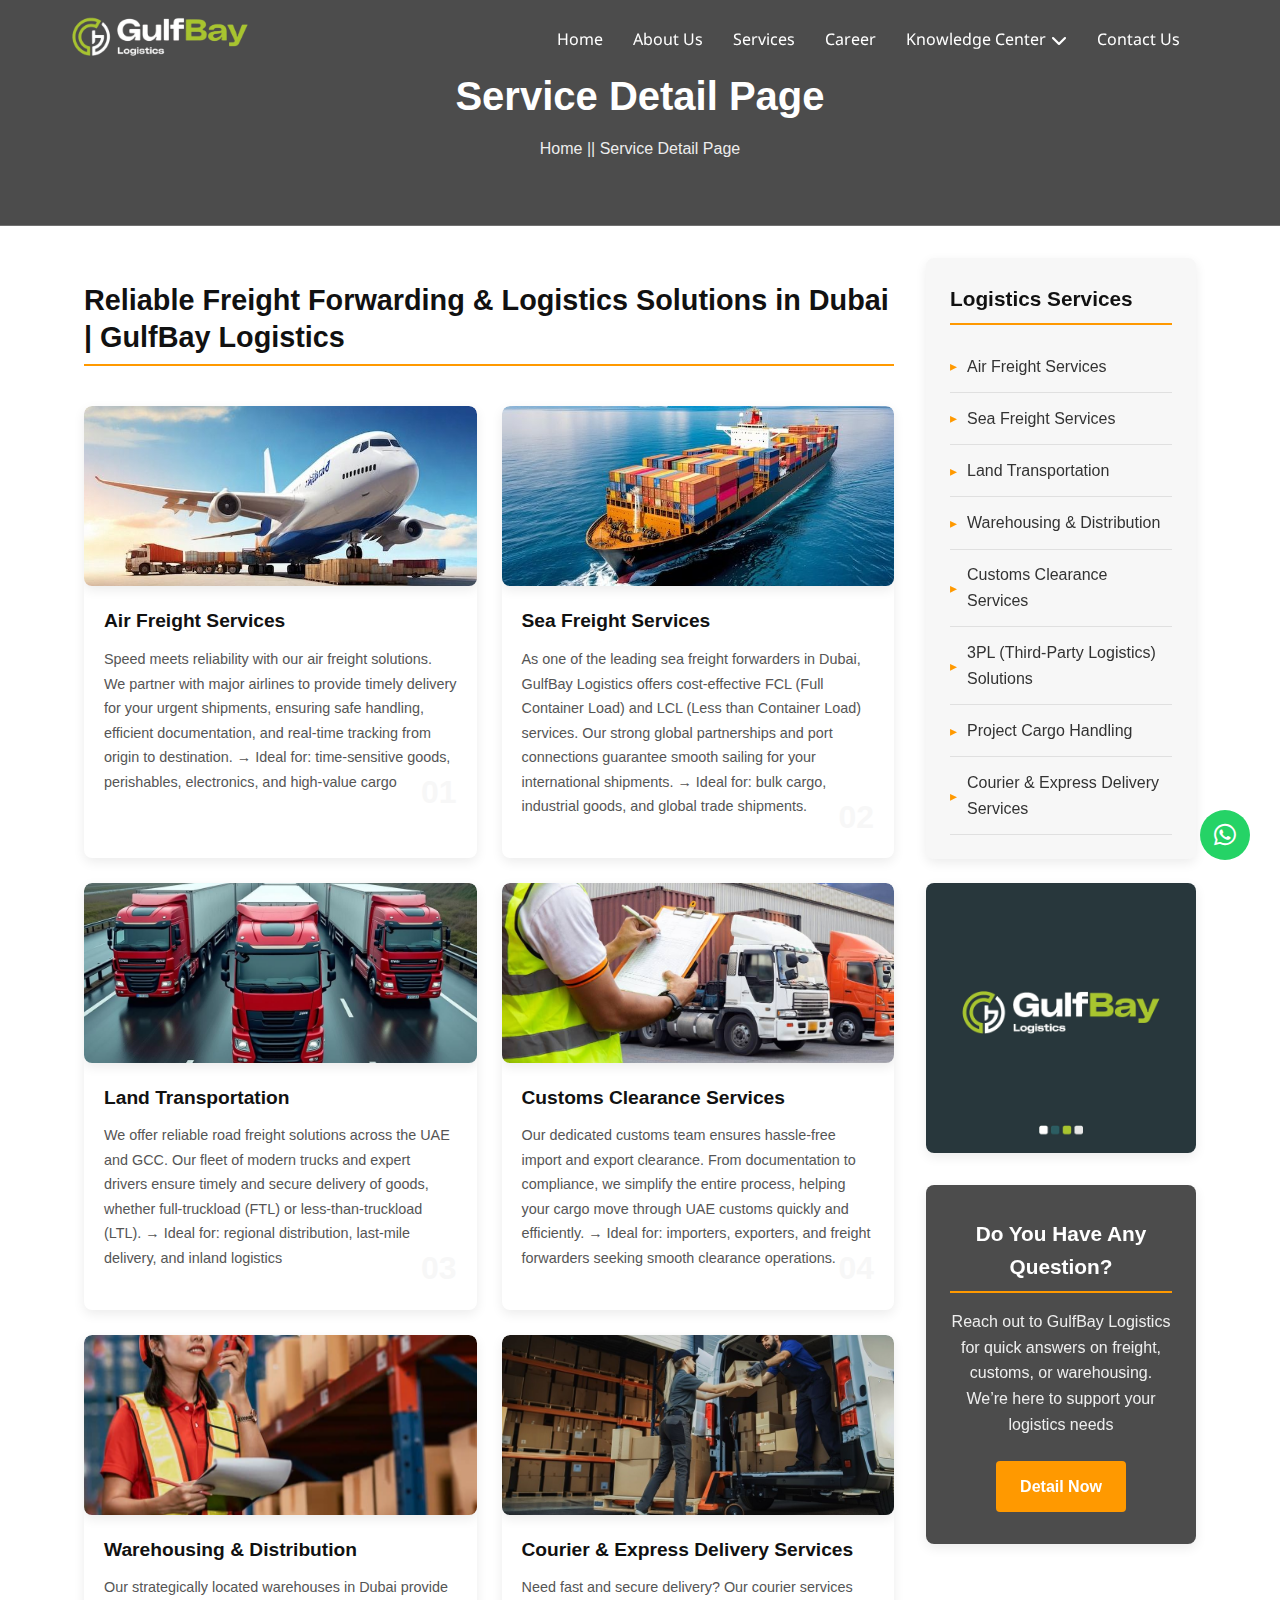
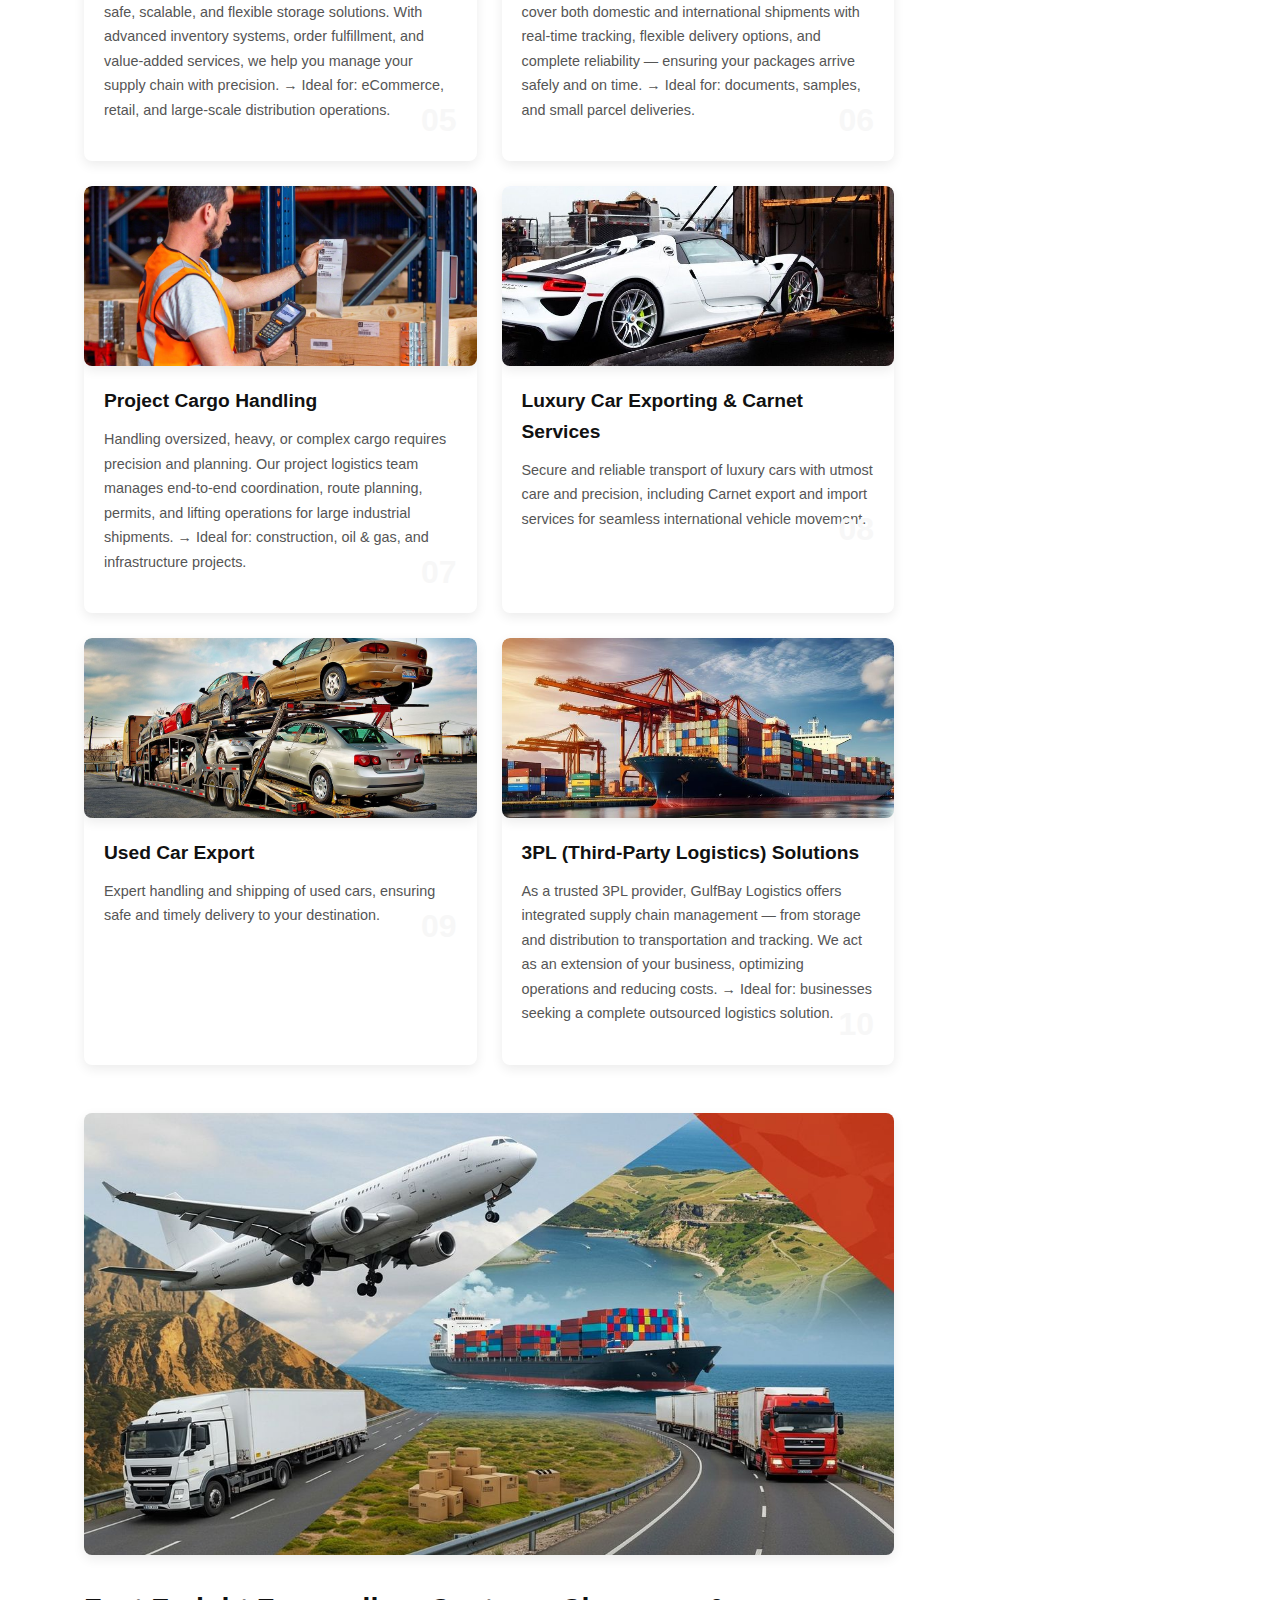
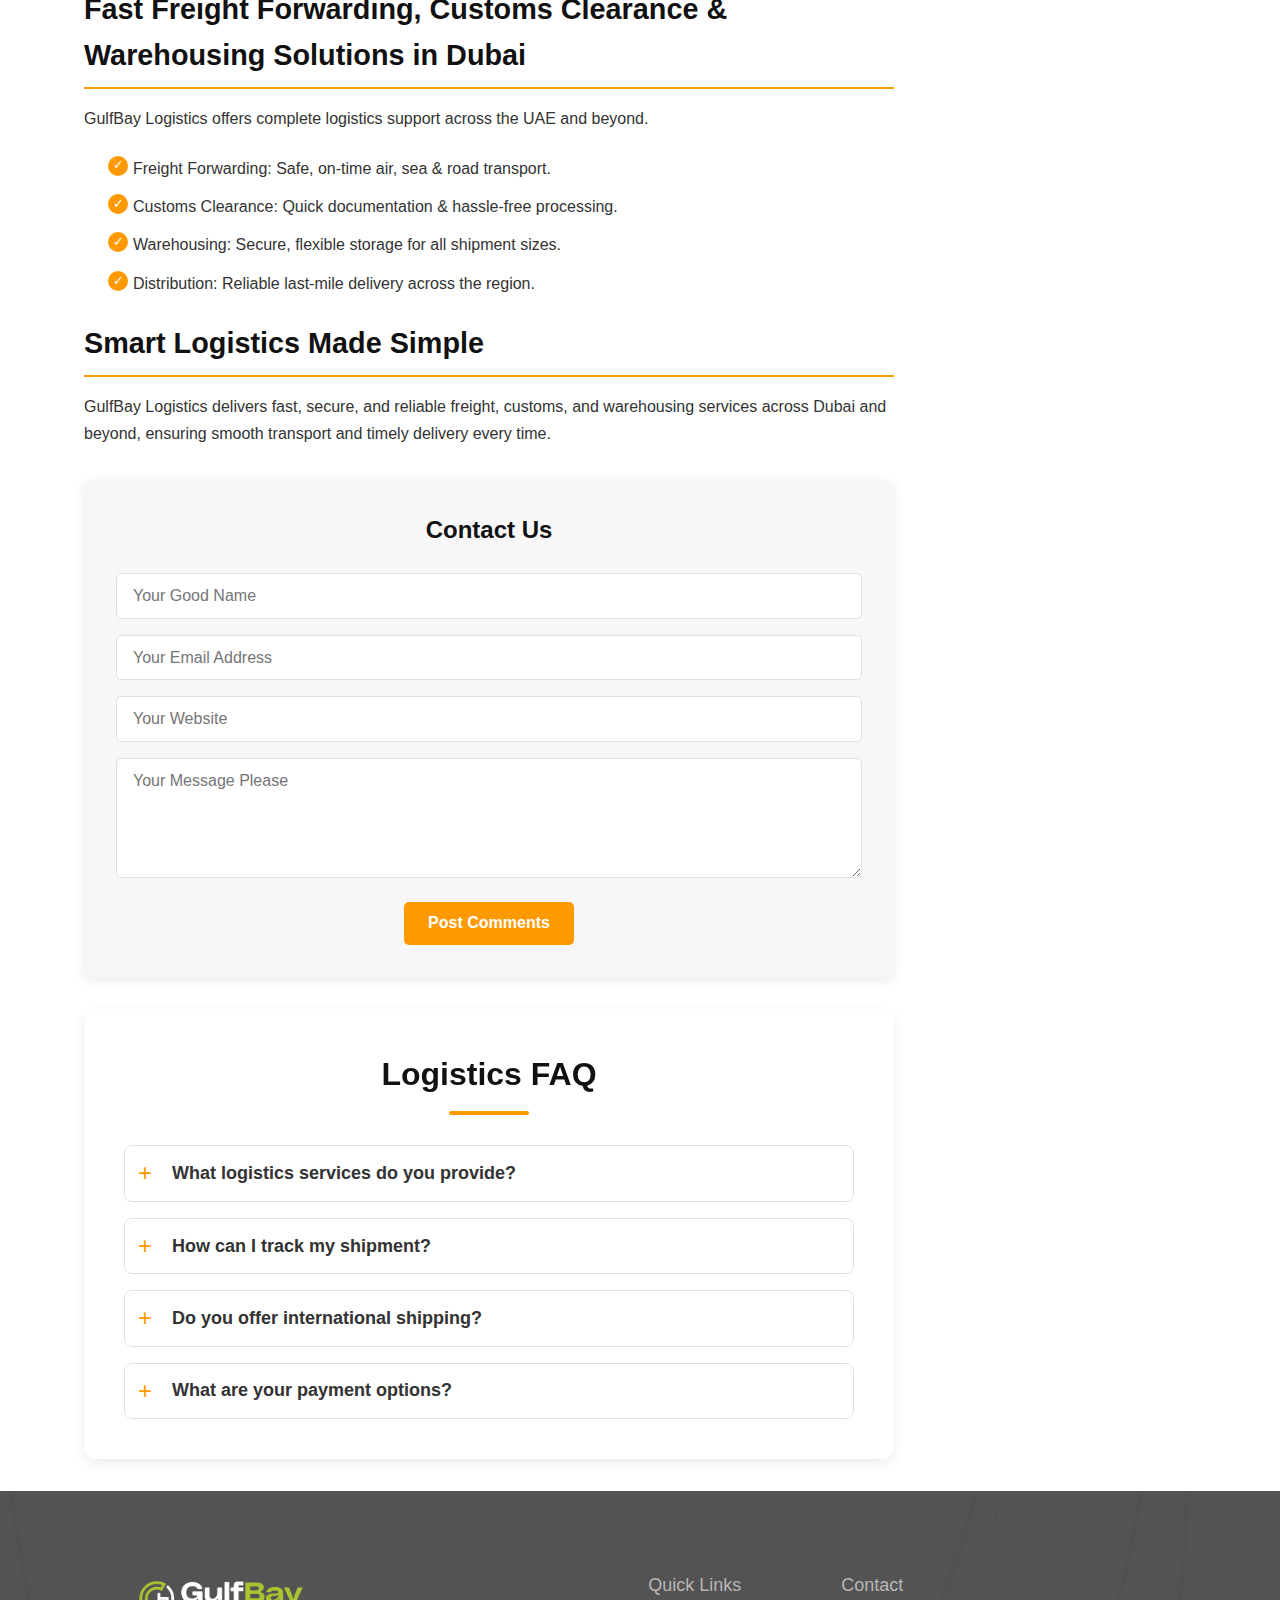
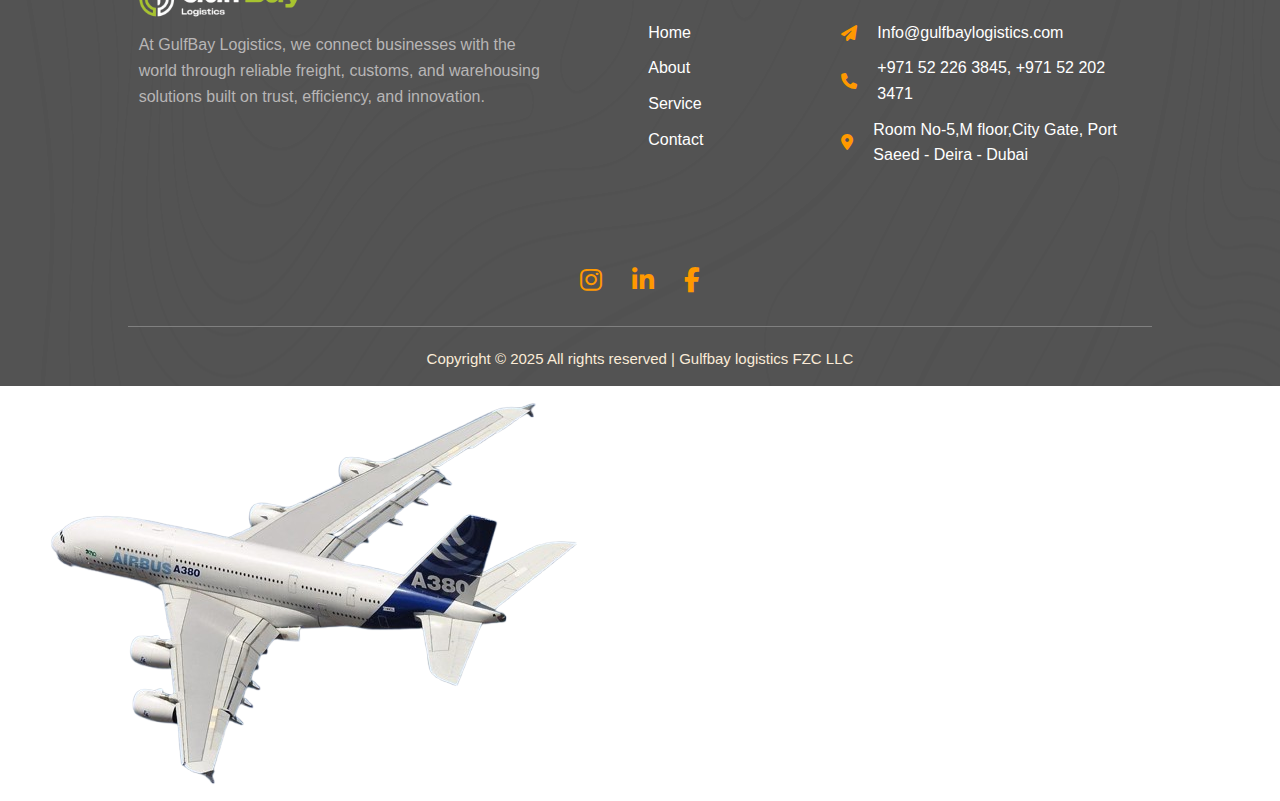
<file: service.html>
<!DOCTYPE html>
<html lang="en">

    <head>
        <meta charset="UTF-8">
        <meta name="viewport" content="width=device-width, initial-scale=1.0">
        <title>Service Detail Page - GulfBay Logistics</title>
        <link rel="stylesheet"
            href="https://cdnjs.cloudflare.com/ajax/libs/font-awesome/6.4.0/css/all.min.css">
        <link rel="icon" href="./assets/logo-img/logomain.jpg" />
        <link rel="stylesheet" href="./css/service.css">
        <link rel="stylesheet" href="./css/home.css">
        <link rel="stylesheet" href="./css/faq.css">
        <link rel="stylesheet" href="./css/whatsapp.css">
    </head>

    <body>

        <a href="https://wa.me/+971522023471?text=Hello%20GulfBay"
            target="_blank">
            <div class="whatsapp">
                <i class="fa-brands fa-whatsapp fa-beat"></i>
            </div>
        </a>

        <div class="nav-main">
            <div class="nav-logo">
                <img src="./assets/logo-img/LOGO2.png" alt>
            </div>
            <div class="nav-pages">
                <ul>
                    <a href="./index.html">
                        <li>Home</li>
                    </a>
                    <a href="./about.html">
                        <li>About Us</li>
                    </a>
                    <a href="./service.html">
                        <li>Services</li>
                    </a>
                    <a href="./career.html">
                        <li>Career</li>
                    </a>

                    <!-- Knowledge Center Dropdown -->
                    <li class="dropdown">
                        <a href="#">Knowledge Center <i
                                class="fas fa-chevron-down"></i></a>
                        <ul class="dropdown-menu">
                            <li><a
                                    href="./container_specifications.html">Container
                                    Specifications</a></li>
                            <li><a href="./inco-terms.html">Inco Terms</a></li>
                        </ul>
                    </li>

                    <a href="./contact.html">
                        <li>Contact Us</li>
                    </a>
                </ul>
            </div>

            <!-- Hamburger Icon -->
            <div class="hamburger">
                <i class="fas fa-bars"></i>
            </div>
        </div>

        <!-- Sliding Menu -->
        <div class="mobile-menu">
            <ul>
                <a href="./index.html">
                    <li>Home</li>
                </a>
                <a href="./about.html">
                    <li>About Us</li>
                </a>
                <a href="./service.html">
                    <li>Services</li>
                </a>

                <a href="./career.html">
                    <li>Career</li>
                </a>

                <!-- Mobile Dropdown -->
                <li class="mobile-dropdown">
                    <span>Knowledge Center <i
                            class="fas fa-chevron-down"></i></span>
                    <ul class="mobile-dropdown-menu">
                        <li><a href="./container_specifications.html">Container
                                Specifications</a></li>
                        <li><a href="./inco-terms.html">Inco Terms</a></li>
                    </ul>
                </li>

                <a href="./contact.html">
                    <li>Contact Us</li>
                </a>
            </ul>
        </div>

        <!-- Breadcrumb -->
        <section class="service-logistic-breadcrumb">
            <div class="service-logistic-container">
                <h1>Service Detail Page</h1>
                <p><a href="index.html">Home</a> || Service Detail Page</p>
            </div>
        </section>

        <!-- Main Layout -->
        <div class="service-logistic-container service-logistic-layout">

            <!-- Left Content -->
            <div class="service-logistic-content">

                <!-- Services Section -->
                <section class="service-section">
                    <div class="service-container">

                        <!-- Section Header -->
                        <div class="service-header">
                            <h2 class="service-title">Reliable Freight
                                Forwarding & Logistics Solutions in Dubai |
                                GulfBay Logistics</h2>
                        </div>

                        <!-- Services Grid -->
                        <div class="service-grid">
                            <!-- Service Item -->
                            <div class="service-card">
                                <img src="./assets/service-img/airfreight.jpg"
                                    alt="Air Freight">
                                <div class="service-content">
                                    <h3 class="service-name">Air Freight
                                        Services</h3>
                                    <p class="service-text">Speed meets
                                        reliability with our air freight
                                        solutions. We partner with major
                                        airlines to provide timely delivery for
                                        your urgent shipments, ensuring safe
                                        handling, efficient documentation, and
                                        real-time tracking from origin
                                        to destination. → Ideal for:
                                        time-sensitive goods, perishables,
                                        electronics, and high-value cargo
                                    </p>
                                    <span class="service-number">01</span>
                                </div>
                            </div>
                            <div class="service-card">
                                <img src="./assets/service-img/SeaFreight.jpg"
                                    alt="Sea Freight">
                                <div class="service-content">
                                    <h3 class="service-name">Sea Freight
                                        Services</h3>
                                    <p class="service-text">As one of the
                                        leading sea freight forwarders in Dubai,
                                        GulfBay Logistics offers cost-effective
                                        FCL (Full Container Load) and LCL (Less
                                        than Container Load) services. Our
                                        strong global partnerships and port
                                        connections guarantee
                                        smooth sailing for your international
                                        shipments. → Ideal for: bulk cargo,
                                        industrial goods, and global trade
                                        shipments.</p>
                                    <span class="service-number">02</span>
                                </div>
                            </div>
                            <div class="service-card">
                                <img src="./assets/service-img/Road Freight.jpg"
                                    alt="Road Freight">
                                <div class="service-content">
                                    <h3 class="service-name">Land
                                        Transportation</h3>
                                    <p class="service-text">We offer reliable
                                        road freight solutions across the UAE
                                        and GCC. Our fleet of modern trucks and
                                        expert drivers ensure timely and secure
                                        delivery of goods, whether
                                        full-truckload (FTL) or
                                        less-than-truckload (LTL). → Ideal
                                        for: regional distribution, last-mile
                                        delivery, and inland logistics</p>
                                    <span class="service-number">03</span>
                                </div>
                            </div>
                            <div class="service-card">
                                <img
                                    src="./assets/service-img/CustomsClearance.jpg"
                                    alt="Customs Clearance">
                                <div class="service-content">
                                    <h3 class="service-name">Customs Clearance
                                        Services</h3>
                                    <p class="service-text">Our dedicated
                                        customs team ensures hassle-free import
                                        and export clearance. From documentation
                                        to compliance, we simplify the entire
                                        process, helping your cargo move through
                                        UAE customs quickly and efficiently. →
                                        Ideal
                                        for: importers, exporters, and freight
                                        forwarders seeking smooth clearance
                                        operations.</p>
                                    <span class="service-number">04</span>
                                </div>
                            </div>
                            <div class="service-card">
                                <img
                                    src="./assets/service-img/WarehouseManagement.jpg"
                                    alt="Warehouse Management">
                                <div class="service-content">
                                    <h3 class="service-name">Warehousing &
                                        Distribution</h3>
                                    <p class="service-text">Our strategically
                                        located warehouses in Dubai provide
                                        safe, scalable, and flexible storage
                                        solutions. With advanced inventory
                                        systems, order fulfillment, and
                                        value-added services, we help you manage
                                        your supply chain with
                                        precision. → Ideal for: eCommerce,
                                        retail, and large-scale distribution
                                        operations.
                                    </p>
                                    <span class="service-number">05</span>
                                </div>
                            </div>

                            <div class="service-card">
                                <img
                                    src="./assets/service-img/Distributions.jpg"
                                    alt="Distributions">
                                <div class="service-content">
                                    <h3 class="service-name">Courier & Express
                                        Delivery Services</h3>
                                    <p class="service-text">Need fast and secure
                                        delivery? Our courier services cover
                                        both domestic and international
                                        shipments with real-time tracking,
                                        flexible delivery options, and complete
                                        reliability — ensuring your packages
                                        arrive safely and
                                        on time. → Ideal for: documents,
                                        samples, and small parcel deliveries.
                                    </p>
                                    <span class="service-number">06</span>
                                </div>
                            </div>
                            <div class="service-card">
                                <img
                                    src="./assets/service-img/InventoryControl.jpg"
                                    alt="Inventory Control">
                                <div class="service-content">
                                    <h3 class="service-name">Project Cargo
                                        Handling</h3>
                                    <p class="service-text">Handling oversized,
                                        heavy, or complex cargo requires
                                        precision and planning. Our project
                                        logistics team manages end-to-end
                                        coordination, route planning, permits,
                                        and lifting operations for large
                                        industrial shipments. →
                                        Ideal for: construction, oil & gas, and
                                        infrastructure projects.</p>
                                    <span class="service-number">07</span>
                                </div>
                            </div>
                            <div class="service-card">
                                <img src="./assets/service-img/luxury_car.jpg"
                                    alt="Luxury Car Courier">
                                <div class="service-content">
                                    <h3 class="service-name">Luxury Car
                                        Exporting & Carnet Services</h3>
                                    <p class="service-text">
                                        Secure and reliable transport of luxury
                                        cars with utmost care and precision,
                                        including Carnet export and import
                                        services for seamless international
                                        vehicle movement.
                                    </p>
                                    <span class="service-number">08</span>
                                </div>

                            </div>
                            <div class="service-card">
                                <img src="./assets/service-img/car_export.jpg"
                                    alt="Used Car Courier">
                                <div class="service-content">
                                    <h3 class="service-name">Used Car
                                        Export</h3>
                                    <p class="service-text">
                                        Expert handling and shipping of used
                                        cars, ensuring safe and timely delivery
                                        to your destination.
                                    </p>
                                    <span class="service-number">09</span>
                                </div>
                            </div>

                            <div class="service-card">
                                <img src="./assets/service-img/ROROfreight.jpg"
                                    alt="RORO Freight">
                                <div class="service-content">
                                    <h3 class="service-name">3PL (Third-Party
                                        Logistics) Solutions</h3>
                                    <p class="service-text">As a trusted 3PL
                                        provider, GulfBay Logistics offers
                                        integrated supply chain management —
                                        from storage and distribution to
                                        transportation and tracking. We act as
                                        an extension of your business,
                                        optimizing operations and reducing
                                        costs. → Ideal for: businesses seeking a
                                        complete outsourced logistics
                                        solution.</p>
                                    <span class="service-number">10</span>
                                </div>
                            </div>

                        </div>
                    </div>
                </section>

                <img src="./assets/service-img/image1.jpg" alt="Trucks">

                <h2>
                    Fast Freight Forwarding, Customs Clearance & Warehousing
                    Solutions in Dubai
                </h2>
                <p>
                    GulfBay Logistics offers complete logistics support across
                    the UAE and beyond.
                </p>
                <!-- <p>
                    Donec pede justo, fringilla vel, aliquet nec, vulputate
                    eget, arcu. In enim justo, rhoncus ut, imperdiet a,
                    venenatis vitae, justo. Nullam dictum felis eu pede mollis
                    pretium.
                </p> -->

                <ul class="service-logistic-checklist">
                    <li>Freight Forwarding: Safe, on-time air, sea & road
                        transport.
                    </li>
                    <li>Customs Clearance: Quick documentation & hassle-free
                        processing.</li>
                    <li>Warehousing: Secure, flexible storage for all shipment
                        sizes.</li>
                    <li>Distribution: Reliable last-mile delivery across the
                        region.</li>
                </ul>

                <!-- <div class="service-logistic-images">
                <img src="./assets/service-img/airlogistic.jpg" alt="Air Transport">
                <img src="./assets/service-img/logistic1.jpg" alt="Sea Transport">
            </div> -->

                <h2>Smart Logistics Made Simple
                </h2>
                <p>
                    GulfBay Logistics delivers fast, secure, and reliable
                    freight, customs, and warehousing services across Dubai and
                    beyond, ensuring smooth transport and timely delivery every
                    time.
                </p>

                <!-- Contact Form -->
                <div class="service-logistic-contact-form">
                    <h3>Contact Us</h3>
                    <form>
                        <input type="text" placeholder="Your Good Name"
                            required>
                        <input type="email" placeholder="Your Email Address"
                            required>
                        <input type="text" placeholder="Your Website">
                        <textarea placeholder="Your Message Please"
                            required></textarea>
                        <button type="submit">Post Comments</button>
                    </form>
                </div>
            </div>

            <!-- Sidebar -->
            <aside class="service-logistic-sidebar">
                <!-- Logistics Services -->
                <div class="service-logistic-widget service-logistic-services">
                    <h3>Logistics Services</h3>
                    <ul>
                        <li><a href="#">Air Freight Services</a></li>
                        <li><a href="#">Sea Freight Services</a></li>
                        <li><a href="#">Land Transportation</a></li>
                        <li><a href="#">Warehousing & Distribution</a></li>
                        <li><a href="#">Customs Clearance Services</a></li>
                        <li><a href="#">3PL (Third-Party Logistics)
                                Solutions</a></li>
                        <li><a href="#">Project Cargo Handling</a></li>
                        <li><a href="#">Courier & Express Delivery
                                Services</a></li>
                        <!-- <li><a href="#">Road Freight</a></li>
                    <li><a href="#">Inventory Control</a></li>
                    <li><a href="#">Sourcing & Supplies</a></li>
                    <li><a href="#">Projects & Special Equipments</a></li> -->
                    </ul>
                </div>

                <div class="service-logistic-ad">
                    <img src="./assets/logo-img/logo3.jpeg" alt="Ad">
                </div>

                <div class="service-logistic-widget service-logistic-help">
                    <h3>Do You Have Any Question?</h3>
                    <p>
                        Reach out to GulfBay Logistics for quick answers on
                        freight, customs, or warehousing. We’re here to support
                        your logistics needs
                    </p>
                    <a href="https://wa.me/+971522023471?text=Hello%20GulfBay"
                        class="service-logistic-btn">Detail Now</a>
                </div>
            </aside>
            <section class="faq">
                <h2 class="faq-title">Logistics FAQ</h2>

                <div class="faq-item">
                    <div class="faq-question">
                        <span>+</span> What logistics services do you provide?
                    </div>
                    <div class="faq-answer">
                        We provide land transport, ocean freight, air freight,
                        and intercontinental shipping solutions, along with
                        warehouse and supply chain management.
                    </div>
                </div>

                <div class="faq-item">
                    <div class="faq-question">
                        <span>+</span> How can I track my shipment?
                    </div>
                    <div class="faq-answer">
                        You can track your shipment using the tracking ID
                        provided at the time of booking through our online
                        tracking portal.
                    </div>
                </div>

                <div class="faq-item">
                    <div class="faq-question">
                        <span>+</span> Do you offer international shipping?
                    </div>
                    <div class="faq-answer">
                        Yes, we offer global logistics solutions covering all
                        major international trade routes with customs clearance
                        support.
                    </div>
                </div>

                <div class="faq-item">
                    <div class="faq-question">
                        <span>+</span> What are your payment options?
                    </div>
                    <div class="faq-answer">
                        We accept online payments, bank transfers, and corporate
                        accounts for recurring logistics needs.
                    </div>
                </div>
            </section>

        </div>
        <!-- -------------------------------------------- Footer -------------------------------------------------- -->

        <div class="footer-main">
            <div class="footer-container">
                <div class="footer-logo-content">
                    <img src="assets/logo-img/LOGO2.png" alt>
                    <p>At GulfBay Logistics, we connect businesses with the
                        world through reliable freight, customs, and warehousing
                        solutions built on trust, efficiency, and
                        innovation.</p>
                </div>
                <div class="footer-quick-links">
                    <p>Quick Links</p>
                    <ul>
                        <a href="index.html">
                            <li>Home</li>
                        </a>
                        <a href="about.html">
                            <li>About</li>
                        </a>
                        <a href="service.html">
                            <li>Service</li>
                        </a>
                        <a href="contact.html">
                            <li>Contact</li>
                        </a>
                    </ul>
                </div>
                <div class="footer-contact">
                    <p>Contact</p>
                    <ul>
                        <li><i class="fa-solid fa-paper-plane"
                                style="color: var(--primary-color);"></i>Info@gulfbaylogistics.com</li>
                        <li><i class="fa-solid fa-phone"
                                style="color: var(--primary-color);"></i> +971
                            52 226 3845, +971 52 202 3471</li>
                        <li><i class="fa-solid fa-location-dot"
                                style="color: var(--primary-color);"></i> Room
                            No-5,M floor,City Gate, Port Saeed - Deira -
                            Dubai</li>
                    </ul>
                </div>
                <div class="footer-social-media">
                    <a
                        href="https://www.instagram.com/gulfbaylogistics?igsh=Z255cGRka3Z3ZHYy&utm_source=qr">
                        <i class="fa-brands fa-instagram"
                            style="color: var(--primary-color);"></i>
                    </a>
                    <a
                        href="https://www.linkedin.com/company/gulfbay-logistics-fzc/">
                        <i class="fa-brands fa-linkedin-in"
                            style="color: var(--primary-color);"></i>
                    </a>
                    <a
                        href="https://www.facebook.com/share/1ACsUSLc98/?mibextid=wwXIfr">
                        <i class="fa-brands fa-facebook-f"
                            style="color: var(--primary-color);"></i>
                    </a>
                </div>

            </div>

            <div class="footer-copy-right">
                <p>Copyright © 2025 All rights reserved | Gulfbay logistics FZC
                    LLC </p>
            </div>
        </div>

        <div class="image-box">
            <img src="./assets/service-img/airbus-bgrm.png" alt="Airbus">
        </div>
        <script>
        const card = document.querySelector('.service-card');
        const plane = document.querySelector('.image-box img');
        const planeSound = new Audio('./assets/sound/airplane.mp3');
        planeSound.preload = 'auto';

        let hasFlown = false; // reset on each page reload

        card.addEventListener('mouseenter', () => {
            if (!hasFlown) {
                plane.classList.remove('fly-animation'); // reset animation
                void plane.offsetWidth; // trigger reflow
                plane.classList.add('fly-animation'); // start flying
                // planeSound.currentTime = 0;
                // planeSound.play().catch(err => console.log('Sound play failed:', err));

                hasFlown = true; // ensure animation + sound happens only once per hover
            }
        });
    </script>

        <script src="./js/main.js"></script>
    </body>

</html>
</file>
<file: css/about.css>
@import url('colour.css');
    * {
      margin: 0;
      padding: 0;
      box-sizing: border-box;
    }

    body {
      font-family: 'Segoe UI', Tahoma, Geneva, Verdana, sans-serif;
      line-height: 1.6;
      color: var(--text-color);
      background-color: var(--bg-color);
    }

    .service-logistic-breadcrumb {
      background: linear-gradient(rgba(0, 0, 0, 0.7), rgba(0, 0, 0, 0.7)), 
                  url('https://images.unsplash.com/photo-1542744173-8e7e53415bb0?ixlib=rb-4.0.3&auto=format&fit=crop&w=1350&q=80');
      background-size: cover;
      background-position: center;
      padding: 3rem 0;
      text-align: center;
      color: white;
    }

    .service-logistic-container {
      max-width: 1200px;
      margin: 0 auto;
      padding: 0 20px;
    }

    .service-logistic-breadcrumb h1 {
      font-size: 2.5rem;
      margin-bottom: 0.5rem;
      font-weight: 700;
    }

    .service-logistic-breadcrumb p {
      font-size: 1rem;
      opacity: 0.9;
    }

    .about-us-logistic {
      padding: 60px 20px;
    }

    .about-us-container {
      max-width: 1200px;
      margin: 0 auto;
    }

    .about-us-content {
      display: flex;
      gap: 40px;
      align-items: flex-start;
    }

    /* Sidebar Styles */
    .about-us-sidebar {
      flex: 1;
      max-width: 320px;
    }

    .about-us-profile-card {
      background: var(--bg-color);
      border-radius: 10px;
      box-shadow: var(--shadow);
      padding: 25px;
      text-align: center;
      /* border-top: 4px solid var(--primary-color); */
    }

    .about-us-profile-card img {
      width: 120px;
      height: 120px;
      border-radius: 14px;
      object-fit: cover;
      margin: 0 auto 20px;
      border: 1px solid var(--primary-color);
    }

    .about-us-profile-card h3 {
      font-size: 1.5rem;
      margin-bottom: 5px;
      color: var(--secondary-color);
    }

    .about-us-profile-card p {
      color: var(--primary-color);
      font-weight: 600;
      margin-bottom: 20px;
    }

    .about-us-social-links {
      display: flex;
      justify-content: center;
      gap: 15px;
      margin-bottom: 25px;
    }

    .about-us-social-links a {
      display: flex;
      align-items: center;
      justify-content: center;
      width: 40px;
      height: 40px;
      background: var(--light-gray);
      border-radius: 50%;
      color: var(--secondary-color);
      text-decoration: none;
      transition: all 0.3s ease;
    }

    .about-us-social-links a:hover {
      background: var(--primary-color);
      color: white;
      transform: translateY(-3px);
    }

    .about-us-contact-info {
      list-style: none;
      padding: 0;
      margin: 25px 0;
      text-align: left;
    }

    .about-us-contact-info li {
      padding: 8px 0;
      display: flex;
      align-items: center;
      border-bottom: 1px solid var(--border-color);
    }

    .about-us-contact-info li:last-child {
      border-bottom: none;
    }

    .about-us-business-hours {
      margin-top: 25px;
      text-align: left;
    }

    .about-us-business-hours h4 {
      font-size: 1.2rem;
      margin-bottom: 15px;
      color: var(--secondary-color);
      padding-bottom: 8px;
      border-bottom: 2px solid var(--primary-color);
    }

    .about-us-business-hours ul {
      list-style: none;
      padding: 0;
    }

    .about-us-business-hours li {
      padding: 8px 0;
      border-bottom: 1px solid var(--border-color);
      font-size: 0.9rem;
    }

    .about-us-business-hours li:last-child {
      border-bottom: none;
    }

    /* Main Content Styles */
    .about-us-details {
      flex: 2.5;
    }

    .about-us-details h2 {
      font-size: 1.8rem;
      margin-bottom: 20px;
      color: var(--secondary-color);
      line-height: 1.3;
    }

    .about-us-details h3 {
      font-size: 1.5rem;
      margin: 30px 0 15px;
      color: var(--secondary-color);
      padding-bottom: 8px;
      border-bottom: 2px solid var(--primary-color);
    }

    .about-us-details p {
      margin-bottom: 20px;
      line-height: 1.7;
    }

    .about-us-list-check {
      list-style: none;
      padding: 0;
      margin: 20px 0;
    }

    .about-us-list-check li {
      margin: 12px 0;
      padding-left: 30px;
      position: relative;
    }

    .about-us-list-check li::before {
      content: "✓";
      position: absolute;
      left: 0;
      top: 0;
      width: 22px;
      height: 22px;
      background: var(--primary-color);
      color: white;
      border-radius: 50%;
      display: flex;
      align-items: center;
      justify-content: center;
      font-size: 0.8rem;
    }

    .about-us-images {
      display: flex;
      gap: 20px;
      margin: 25px 0;
    }

    .about-us-images img {
      width: 48%;
      border-radius: 8px;
      box-shadow: var(--shadow);
      transition: transform 0.3s ease;
    }

    .about-us-images img:hover {
      transform: translateY(-5px);
    }

    /* Accordion Styles */
    .about-us-accordion {
      margin: 30px 0;
      border-radius: 8px;
      overflow: hidden;
      box-shadow: var(--shadow);
    }

    .about-us-accordion-item {
      border-bottom: 1px solid var(--border-color);
    }

    .about-us-accordion-item:last-child {
      border-bottom: none;
    }

    .about-us-accordion-item button {
      width: 100%;
      padding: 18px 20px;
      background: var(--light-gray);
      color: var(--secondary-color);
      border: none;
      text-align: left;
      font-weight: 600;
      font-size: 1rem;
      cursor: pointer;
      display: flex;
      justify-content: space-between;
      align-items: center;
      transition: all 0.3s ease;
    }

    .about-us-accordion-item button::after {
      content: "+";
      font-size: 1.2rem;
      font-weight: normal;
    }

    .about-us-accordion-item.about-us-active button {
      background: var(--primary-color);
      color: white;
    }

    .about-us-accordion-item.about-us-active button::after {
      content: "-";
    }

    .about-us-accordion-content {
      display: none;
      padding: 20px;
      background: var(--light-gray);
      line-height: 1.7;
    }

    .about-us-accordion-item.about-us-active .about-us-accordion-content {
      display: block;
    }

    /* Responsive Design */
    @media (max-width: 992px) {
      .about-us-content {
        flex-direction: column;
      }
      
      .about-us-sidebar {
        max-width: 100%;
        width: 100%;
      }
      
      .about-us-profile-card {
        display: flex;
        flex-wrap: wrap;
        gap: 20px;
        text-align: left;
      }
      
      .about-us-profile-card img {
        margin: 0;
      }
      
      .about-us-profile-info {
        flex: 1;
        min-width: 200px;
      }
      
      .about-us-contact-info, 
      .about-us-business-hours {
        flex: 1 1 100%;
      }
    }

    @media (max-width: 768px) {
      .service-logistic-breadcrumb h1 {
        font-size: 2rem;
      }
      
      .about-us-images {
        flex-direction: column;
      }
      
      .about-us-images img {
        width: 100%;
      }
      
      .about-us-profile-card {
        flex-direction: column;
        text-align: center;
      }
    }

    @media (max-width: 576px) {
      .service-logistic-breadcrumb {
        padding: 2rem 0;
      }
      
      .service-logistic-breadcrumb h1 {
        font-size: 1.8rem;
      }
      
      .about-us-logistic {
        padding: 40px 15px;
      }
      
      .about-us-details h2 {
        font-size: 1.5rem;
      }
      
      .about-us-details h3 {
        font-size: 1.3rem;
      }
    }
</file>
<file: css/home.css>
@import url('https://fonts.googleapis.com/css2?family=Noto+Sans:ital,wght@0,100..900;1,100..900&display=swap');
* {
    margin: 0;
    padding: 0;
}


/* -------------------------------------------- Nav ------------------------------------ */

.nav-main {
    width: 100%;
    height: 80px;
    position: fixed;
    display: flex;
    align-items: center;
    justify-content: space-between;
    z-index: 999;
    transition: background 0.3s ease;
}


/* Navbar after scrolling */

.nav-main.scrolled {
    background: #ffffff;
    /* change background on scroll */
}


/* Optional: if you want the text color to change */

.nav-main.scrolled .nav-pages ul li {
    color: rgb(0, 0, 0);
}

.nav-main.scrolled .hamburger i {
    color: black;
}

.nav-logo {
    /* width: 200px; */
    padding-left: 40px;
}

.nav-logo img {
    width: 15rem;
}

.nav-pages {
    display: block;
    padding-right: 100px;
}

.hamburger {
    display: none;
    padding-right: 20px;
    user-select: none;
}

.hamburger i {
    font-size: 25px;
    cursor: pointer;
    transition: transform 0.3s ease, opacity 0.3s ease;
    /* animate rotation + fade */
    color: white;
}


/* Rotate when menu is active */

.hamburger i.rotate {
    transform: rotate(360deg);
    opacity: 0.7;
}

.nav-pages ul {
    display: flex;
    list-style: none;
    gap: 30px;
    font-family: "Noto Sans", sans-serif;
}

.nav-pages ul li {
    cursor: pointer;
    color: white;
}

.nav-pages a {
    text-decoration: none;
}

.mobile-menu {
    position: fixed;
    top: -200%;
    left: 0;
    width: 100%;
    height: auto;
    background: var(--primary-color);
    color: white;
    transition: top 0.3s ease-in-out;
    padding: 100px 20px;
    z-index: 998;
    font-family: "Noto Sans", sans-serif;
}

.mobile-menu.active {
    top: 0;
}

.mobile-menu ul {
    list-style: none;
    padding: 0;
}

.mobile-menu a {
    text-decoration: none;
    color: white;
}

.mobile-menu ul li {
    margin: 30px 0;
    font-size: 18px;
    cursor: pointer;
}

/* ---------------- Dropdown Menu ---------------- */

.dropdown {
  position: relative;
}

.dropdown > a {
  color: white;
  text-decoration: none;
  display: flex;
  align-items: center;
  gap: 5px;
}

.dropdown-menu {
  position: absolute;
  top: 100%;
  left: 0;
  background: white;
  color: black;
  min-width: 200px;
  display: none !important;
  flex-direction: column;
  border-radius: 6px;
  box-shadow: 0 4px 10px rgba(0,0,0,0.1);
  padding: 10px 0;
  z-index: 999;
  gap: 10px !important;
}

.dropdown-menu li {
  padding: 10px 20px;
  cursor: pointer;
  font-size: 14px;
  
}

.dropdown-menu li:hover {
  background: rgba(0,0,0,0.05);
}

.dropdown-menu a {
  color: black;
  text-decoration: none;
}

/* Show dropdown on hover */
.dropdown:hover .dropdown-menu {
  display: flex !important;
}

/* Adjust arrow color when navbar scrolled */
.nav-main.scrolled .dropdown > a {
  color: black;
}

/* ------------- Mobile Dropdown ------------- */
.mobile-dropdown {
  margin-top: 20px;
}

.mobile-dropdown span {
  display: flex;
  justify-content: space-between;
  align-items: center;
  cursor: pointer;
  color: white;
  font-size: 18px;
}

.mobile-dropdown-menu {
  display: none;
  list-style: none;
  margin-left: 30px;
  /* margin-top: 10px; */
}

.mobile-dropdown-menu.active {
  display: block;
}

.mobile-dropdown-menu li {
  margin: 10px 0;
  font-size: 15px !important;
}

.mobile-dropdown-menu a {
  color: white;
  text-decoration: none;
}


/* Active state */

@media (max-width:925px) {
    .nav-pages{
        padding-right: 50px;
    }
}

@media (max-width: 900px) {
    .nav-pages {
        display: none;
        /* hide desktop nav */
    }
    .hamburger {
        display: block;
        /* show hamburger */
    }
    .nav-logo {
        padding-left: 0;
    }
}


/* ---------------------------------------------------------- Home -------------------------------------------- */


/* HOME */

.home-main {
    width: 100%;
    /* set a real height so absolutely positioned children have space */
    height: 650px;
    overflow: hidden;
    position: relative;
}

.home-bk-img {
    position: relative;
    width: 100%;
    height: 100%;
}

.home-bk-img video {
    position: absolute;
    inset: 0;
    width: 100%;
    height: 100%;
    object-fit: cover;
    opacity: 1;
    z-index: 0;
}

.home-bk-img img {
    position: absolute;
    inset: 0;
    width: 100%;
    height: 100%;
    object-fit: cover;
    opacity: 0;
    transition: opacity 1s ease-in-out;
    pointer-events: none;
    z-index: 0;
    /* 👈 keep images in the back */
}

.home-bk-img img.active {
    opacity: 1;
    z-index: 0;
    /* 👈 stay behind content */
}

.home-content-main {
    width: 100%;
    height: 100%;
    position: absolute;
    background-color: rgba(0, 0, 0, 0.608);
    top: 0;
    left: 0;
    z-index: 1;
    /* 👈 put content above images */
    display: flex;
    align-items: center;
    /* justify-content: center; */
}

.home-content {
    width: 60%;
    padding-left: 70px;
    display: flex;
    flex-direction: column;
    gap: 10px;
    font-family: 'Segoe UI', Tahoma, Geneva, Verdana, sans-serif;
    margin-bottom: 50px;
}

@keyframes fadeInUp {
    from {
        opacity: 0;
        transform: translateY(30px);
    }
    to {
        opacity: 1;
        transform: translateY(0);
    }
}

.home-content h2 {
    font-size: 50px;
    font-weight: 800;
    color: var(--primary-color);
    line-height: 1.2;
    text-shadow: 2px 2px 8px rgba(0, 0, 0, 0.6);
    animation: fadeInUp 1s ease-in-out;
}

.home-content p {
    font-size: 20px;
    line-height: 1.6;
    color: rgba(255, 255, 255, 0.9);
    max-width: 500px;
    animation: fadeInUp 1.4s ease-in-out;
}


/* responsive tweak */

@media (max-width:900px) {
    .home-main {
        height: 90vh;
        max-height: none;
    }
    .home-content {
        width: 90%;
        margin-bottom: 0;
    }
}

@media (max-width:600px) {
    .home-content {
        padding-left: 50px;
    }
    .home-content h2 {
        font-size: 40px;
    }
    .home-content p {
        font-size: 18px;
    }
}

@media (max-width:400px) {
    .home-content {
        padding-left: 30px;
        /* width: 90%; */
    }
    .home-content h2 {
        font-size: 35px;
    }
    .home-content p {
        font-size: 16px;
    }
}


/* ---------------------------------------------------------- About -------------------------------------------- */

.about-main {
    width: 100%;
    padding: 50px 0;
    background: #fff;
    font-family: 'Segoe UI', Tahoma, Geneva, Verdana, sans-serif;
    /* background-color: yellow; */
    display: flex;
    justify-content: center;
}

.about-container {
    width: 90%;
    display: flex;
    align-items: flex-start;
    justify-content: space-between;
    gap: 40px;
    /* background-color: yellowgreen; */
}

.about-left {
    width: 300px;
    height: 100%;
    /* flex:.5; */
}

.about-left img {
    width: 100%;
    height: 100%;
    border-radius: 8px;
    object-fit: cover;
}

.about-right {
    flex: 1;
    position: relative;
    /* background-color: #e77707; */
}

.about-tag {
    display: inline-block;
    font-size: 14px;
    font-weight: 500;
    border: 1px solid var(--primary-color);
    padding: 4px 12px;
    border-radius: 4px;
    margin-bottom: 15px;
}

.about-tag-p {
    width: 55%;
}

.about-right h2 {
    font-size: 32px;
    font-weight: 700;
    margin-bottom: 15px;
}

.about-right p {
    font-size: 16px;
    line-height: 1.6;
    margin-bottom: 20px;
    color: #555;
}

.about-features {
    background: #f5f5f5;
    padding: 20px;
    margin-bottom: 20px;
    border-radius: 6px;
}

.about-features h4 {
    margin-bottom: 10px;
}

.about-features ul {
    list-style: none;
    padding: 0;
}

.about-features ul li {
    margin-bottom: 8px;
    font-size: 15px;
}

.about-btn {
    display: inline-block;
    background: var(--primary-color);
    color: #fff;
    padding: 12px 22px;
    border-radius: 30px;
    font-size: 15px;
    text-decoration: none;
    transition: 0.3s ease;
}


/* .about-btn:hover {
  background: #e78f0a;
} */

.about-small-img {
    position: absolute;
    top: 40px;
    right: 0px;
    /* Adjust position */
    width: 350px;
}

.about-small-img img {
    width: 100%;
    border-radius: 6px;
}

@media (max-width:1250px) {
    .about-small-img {
        width: 300px;
        top: 100px;
    }
}

@media (max-width:1120px) {
    .about-small-img {
        display: none;
    }
    .about-tag-p {
        width: auto;
    }
}

@media (max-width:800px) {
    .about-container {
        flex-direction: column-reverse;
        align-items: center;
    }
}


/* ---------------------------------------------------------- Service -------------------------------------------- */

.service-main {
    width: 100%;
    height: 100%;
    padding: 30px 0;
    display: flex;
    align-items: center;
    justify-content: center;
    background-color: rgba(65, 65, 63, 0.055);
    background-image: url(../assets/hero-img/Transparent-background-with-dots.png);
    background-repeat: no-repeat;
    background-position: center;
    background-attachment: scroll;
    background-size: cover;
    font-family: 'Segoe UI', Tahoma, Geneva, Verdana, sans-serif;
}


/* .service-main img{
  width: 100%;
  height: 100%;
  position: absolute;
} */

.service-content-main {
    width: 90%;
    height: 100%;
    /* background-color: yellow; */
    display: flex;
    flex-direction: column;
    gap: 20px;
}

.service-content-container {
    display: flex;
}

.service-content-left {
    width: 35%;
    height: 100%;
    /* background-color: turquoise; */
}

.service-content-left img {
    position: relative;
    width: 20rem;
    height: 15rem;
    top: 180px;
    left: 0;
}

.service-content-right {
    display: grid;
    grid-template-columns: repeat(auto-fill, minmax(280px, 1fr));
    gap: 25px;
}

.view-btn {
    width: 100%;
    display: flex;
    justify-content: end;
}

.view-btn button {
    display: inline-block;
    background: var(--primary-color);
    color: #fff;
    padding: 12px 22px;
    border-radius: 30px;
    font-size: 15px;
    text-decoration: none;
    transition: 0.3s ease;
    border: none;
}

.view-btn button:hover {
    background-color: var(--primary-color);
    cursor: pointer;
}

@media (max-width:1250px) {
    .service-content-left img {
        display: none;
    }
}

@media (max-width:820px) {
    .service-content-container {
        flex-direction: column;
        gap: 30px;
    }
    .service-content-left {
        width: 100%;
        height: auto;
    }
}


/* ---------------------------------------------------------- Support -------------------------------------------- */

.support-main {
    width: 100%;
    min-height: 400px;
    background-image: url(../assets/hero-img/counter_bg_1.jpg);
    background-repeat: no-repeat;
    background-position: center;
    background-attachment: scroll;
    background-size: cover;
    display: flex;
    align-items: center;
    justify-content: center;
    flex-direction: column;
    gap: 20px;
}

.support-content {
    color: white;
    text-align: center;
    font-size: 25px;
}

.suppor-contact-btn {
    display: inline-block;
    background: var(--primary-color);
    color: #fff;
    padding: 12px 22px;
    border-radius: 30px;
    font-size: 15px;
    text-decoration: none;
    transition: 0.3s ease;
    border: none;
    cursor: pointer;
}


/* .suppor-contact-btn:hover {
  background-color: #e78f0a;
  cursor: pointer;
} */

@media (max-width:600px) {
    .support-content {
        font-size: 20px;
    }
}


/* ---------------------------------------------------------- Footer -------------------------------------------- */

.footer-main {
    width: 100%;
    height: auto;
    padding: 50px 0 15px 0;
    background-image: url(../assets/hero-img/service_bg_1.png);
    background-color: rgba(0, 0, 0, 0.674);
    display: flex;
    align-items: center;
    justify-content: center;
    flex-direction: column;
    gap: 20px;
}

.footer-container {
    width: 80%;
    height: auto;
    /* background-color: #967451; */
    display: flex;
    gap: 100px;
    padding: 30px 0;
    justify-content: center;
    border-bottom: 1px solid gray;
    flex-wrap: wrap;
}

.footer-logo-content {
    width: 40%;
    /* background-color: yellow; */
    color: rgb(184, 182, 182);
}

.footer-logo-content img {
    width: 14rem;
    margin-left: -30px;
}

.footer-quick-links {
    display: flex;
    flex-direction: column;
    gap: 20px;
}

.footer-quick-links p {
    font-size: 18px;
    font-weight: 500;
    color: rgb(184, 182, 182);
}

.footer-quick-links a {
    text-decoration: none;
    color: white;
}

.footer-quick-links ul {
    list-style: none;
    display: flex;
    flex-direction: column;
    gap: 10px;
}

.footer-contact {
    width: 300px;
    display: flex;
    flex-direction: column;
    gap: 20px;
}

.footer-contact p {
    font-size: 18px;
    font-weight: 500;
    color: rgb(184, 182, 182);
}

.footer-contact ul {
    list-style: none;
    color: white;
    display: flex;
    flex-direction: column;
    gap: 10px;
}

.footer-contact ul li {
    display: flex;
    gap: 20px;
    align-items: center;
}

.footer-social-media {
    display: flex;
    align-items: center;
    gap: 30px;
}

.footer-social-media i {
    font-size: 25px;
    cursor: pointer;
}

.footer-copy-right {
    display: flex;
    align-items: center;
    color: antiquewhite;
    font-size: 15px;
}

@media (max-width:800px) {
    .footer-logo-content {
        width: 50%;
    }
}

@media (max-width:550px) {
    .footer-copy-right {
        font-size: 13px;
        text-align: center;
    }
}

@media (max-width:480px) {
    .footer-container {
        gap: 50px;
        justify-content: start;
    }
    .footer-logo-content {
        width: 100%;
    }
    .footer-social-media {
        justify-content: center;
    }
}

.what-we-do-section {
    padding: 80px 20px;
    background: linear-gradient(135deg, var(--bg-color) 0%, var(--light-gray) 100%);
}

.what-we-do-container {
    max-width: 1200px;
    margin: 0 auto;
    display: grid;
    grid-template-columns: 2fr 1fr;
    gap: 60px;
    align-items: center;
}

.content-left {
    padding-right: 40px;
}

.section-title {
    font-size: 2.5rem;
    color: var(--secondary-color);
    margin-bottom: 25px;
    position: relative;
    font-weight: 700;
}

.section-title::after {
    content: '';
    position: absolute;
    bottom: -10px;
    left: 0;
    width: 80px;
    height: 4px;
    background-color: var(--primary-color);
    border-radius: 2px;
}

.description {
    font-size: 1.1rem;
    line-height: 1.8;
    color: var(--text-color);
    margin-bottom: 40px;
    text-align: justify;
}

.stats-container {
    display: grid;
    grid-template-columns: 1fr 1fr;
    gap: 40px;
    margin-top: 50px;
}

.stat-item {
    text-align: center;
    padding: 25px;
    background: white;
    border-radius: 12px;
    box-shadow: var(--shadow);
    transition: transform 0.3s ease, box-shadow 0.3s ease;
    border: 1px solid var(--border-color);
}

.stat-item:hover {
    transform: translateY(-5px);
    box-shadow: 0 8px 20px rgba(0, 0, 0, 0.2);
}

.stat-number {
    font-size: 3rem;
    font-weight: 800;
    color: var(--primary-color);
    margin-bottom: 8px;
    line-height: 1;
}

.stat-label {
    font-size: 1.3rem;
    font-weight: 600;
    color: var(--secondary-color);
    margin-bottom: 5px;
}

.stat-subtitle {
    font-size: 0.9rem;
    color: #666;
    font-weight: 500;
}

.content-right {
    display: flex;
    justify-content: center;
    align-items: center;
    height: 100%;
}

.chat-button {
    background: linear-gradient(135deg, var(--primary-color) 0%, #7cb135 100%);
    color: white;
    border: none;
    padding: 18px 35px;
    font-size: 1.2rem;
    font-weight: 600;
    border-radius: 50px;
    cursor: pointer;
    transition: all 0.3s ease;
    box-shadow: var(--shadow);
    display: flex;
    align-items: center;
    gap: 12px;
    min-width: 200px;
    justify-content: center;
}

.chat-button:hover {
    transform: translateY(-3px);
    box-shadow: 0 8px 20px rgba(141, 198, 63, 0.4);
    background: linear-gradient(135deg, #7cb135 0%, var(--primary-color) 100%);
}

.chat-button:active {
    transform: translateY(-1px);
}

.chat-icon {
    font-size: 1.4rem;
}


/* Responsive Design */

@media (max-width: 968px) {
    .what-we-do-container {
        grid-template-columns: 1fr;
        gap: 40px;
    }
    .content-left {
        padding-right: 0;
    }
    .content-right {
        justify-content: flex-start;
    }
    .chat-button {
        min-width: 180px;
    }
}

@media (max-width: 768px) {
    .what-we-do-section {
        padding: 60px 20px;
    }
    .section-title {
        font-size: 2rem;
    }
    .stats-container {
        grid-template-columns: 1fr;
        gap: 25px;
    }
    .stat-number {
        font-size: 2.5rem;
    }
    .chat-button {
        width: 100%;
        max-width: 250px;
    }
}

@media (max-width: 480px) {
    .what-we-do-section {
        padding: 40px 15px;
    }
    .section-title {
        font-size: 1.8rem;
    }
    .description {
        font-size: 1rem;
    }
    .stat-item {
        padding: 20px 15px;
    }
    .stat-number {
        font-size: 2.2rem;
    }
    .stat-label {
        font-size: 1.1rem;
    }
    .chat-button {
        padding: 15px 25px;
        font-size: 1.1rem;
    }
}
</file>
<file: css/faq.css>
@import url('colour.css');
.faq {
  max-width: 100%;
  margin: 0 auto;
  background-color: var(--bg-color);
  border-radius: 12px;
  box-shadow: var(--shadow);
  padding: 40px;
}
.faq-title {
  color: var(--secondary-color);
  margin-bottom: 30px;
  font-size: 32px;
  font-weight: 700;
  text-align: center;
  position: relative;
  padding-bottom: 15px;
}

.faq-title::after {
  content: '';
  position: absolute;
  bottom: 0;
  left: 50%;
  transform: translateX(-50%);
  width: 80px;
  height: 4px;
  background-color: var(--primary-color);
  border-radius: 2px;
}

.faq-item {
  border: 1px solid var(--border-color);
  border-radius: 8px;
  margin-bottom: 16px;
  overflow: hidden;
  transition: all 0.3s ease;
}

.faq-item:last-child {
  margin-bottom: 0;
}

.faq-item.active {
  border-color: var(--primary-color);
  box-shadow: 0 2px 8px rgba(255, 153, 0, 0.15);
}

.faq-question {
  padding: 8px;
  background-color: var(--bg-color);
  cursor: pointer;
  display: flex;
  align-items: center;
  font-weight: 600;
  font-size: 18px;
  transition: background-color 0.2s ease;
}

.faq-question:hover {
  background-color: var(--light-gray);
}

.faq-question span {
  margin-right: 15px;
  font-size: 24px;
  font-weight: 300;
  color: var(--primary-color);
  transition: transform 0.3s ease;
  width: 24px;
  text-align: center;
}

.faq-item.active .faq-question span {
  transform: rotate(45deg);
}

.faq-answer {
  padding: 0 20px;
  max-height: 0;
  overflow: hidden;
  transition: max-height 0.3s ease, padding 0.3s ease;
  color: var(--text-color);
  line-height: 1.7;
}

.faq-item.active .faq-answer {
  padding: 0 20px 20px;
  max-height: 200px;
}

@media (max-width: 600px) {
  .faq {
    padding: 5px;
  }
  
  .faq-title {
    font-size: 20px;
  }
  
  .faq-question {
    font-size: 14px;
    padding: 12px;
  }
  
  .faq-answer {
    padding: 0 16px;
  }
  
  .faq-item.active .faq-answer {
    padding: 0 16px 16px;
  }
}
</file>
<file: css/whatsapp.css>
.whatsapp{
    width: 50px;
    height: 50px;
    background-color: #25D366;
    position: fixed;
    bottom: 40px;
    right: 30px;
    z-index: 999;
    border-radius: 50%;
    display: flex;
    align-items: center;
    justify-content: center;
    font-size: 25px;
    color: white;
    cursor: pointer;
}
</file>
<file: css/career.css>
:root {
    --primary-color: #8DC63F; 
    --secondary-color: #1E2A2D;
    --text-color: #222222; 
    --bg-color: #F5F7F6; 
    --light-gray: #D9E1E0; 
    --border-color: #B5C9B8; 
    --shadow: 0 4px 10px rgba(0, 0, 0, 0.15);
}

* {
    margin: 0;
    padding: 0;
    box-sizing: border-box;
    font-family: 'Segoe UI', Tahoma, Geneva, Verdana, sans-serif;
}

body {
    background-color: var(--bg-color);
    color: var(--text-color);
    line-height: 1.6;
}

/* Container */
.career-container {
    max-width: 1200px;
    margin: 0 auto;
    padding: 0 0px;
}

/* Main Section */
.career-hero {
    background: linear-gradient(rgba(30, 42, 45, 0.8), rgba(30, 42, 45, 0.8)), 
                url('https://images.unsplash.com/photo-1586528116311-ad8dd3c8310d?ixlib=rb-1.2.1&auto=format&fit=crop&w=1350&q=80') no-repeat center center/cover;
    color: white;
    padding: 100px 0;
    text-align: center;
}

.career-hero__title {
    font-size: 3.5rem;
    margin-bottom: 20px;
    font-weight: 700;
}

.career-hero__subtitle {
    font-size: 1.2rem;
    max-width: 700px;
    margin: 0 auto 30px;
    opacity: 0.9;
}

.career-cta {
    display: inline-block;
    background-color: var(--primary-color);
    color: white;
    padding: 12px 30px;
    border-radius: 5px;
    text-decoration: none;
    font-weight: bold;
    transition: all 0.3s ease;
    font-size: 1.1rem;
}

.career-cta:hover {
    background-color: #7bb035;
    transform: translateY(-3px);
    box-shadow: var(--shadow);
}

/* Middle Section */
.career-benefits {
    padding: 80px 0;
    background-color: white;
}

.career-section-header {
    text-align: center;
    margin-bottom: 50px;
}

.career-section-title {
    font-size: 2.5rem;
    margin-bottom: 15px;
    color: var(--secondary-color);
    font-weight: 600;
}

.career-section-description {
    max-width: 700px;
    margin: 0 auto;
    color: var(--text-color);
    font-size: 1.1rem;
}

.career-benefits-grid {
    display: grid;
    grid-template-columns: repeat(auto-fit, minmax(300px, 1fr));
    gap: 30px;
    margin-top: 50px;
}

.career-benefit-card {
    background-color: var(--bg-color);
    padding: 30px;
    border-radius: 8px;
    box-shadow: var(--shadow);
    transition: transform 0.3s ease;
    border-top: 1px solid var(--primary-color);
}

/* .career-benefit-card:hover {
    transform: translateY(-10px);
} */

.career-benefit-title {
    color: var(--secondary-color);
    margin-bottom: 15px;
    font-size: 1.5rem;
    font-weight: 600;
}

.career-benefit-description {
    color: var(--text-color);
    line-height: 1.7;
}

/* Form Section */
.career-application {
    padding: 80px 0;
    background-color: var(--bg-color);
}

.career-form-container {
    max-width: 800px;
    margin: 0 auto;
    background-color: white;
    padding: 40px;
    border-radius: 8px;
    box-shadow: var(--shadow);
}

.career-form {
    width: 100%;
}

.career-form-group {
    margin-bottom: 25px;
}

.career-form-label {
    display: block;
    margin-bottom: 8px;
    font-weight: 600;
    color: var(--secondary-color);
    font-size: 1rem;
}

.career-form-input,
.career-form-textarea,
.career-form-file {
    width: 100%;
    padding: 12px 15px;
    border: 1px solid var(--border-color);
    border-radius: 5px;
    font-size: 1rem;
    transition: all 0.3s ease;
}

.career-form-input:focus,
.career-form-textarea:focus {
    border-color: var(--primary-color);
    outline: none;
    box-shadow: 0 0 0 3px rgba(141, 198, 63, 0.1);
}

.career-form-textarea {
    min-height: 150px;
    resize: vertical;
    font-family: inherit;
}

.career-form-file {
    padding: 10px 15px;
    background-color: var(--bg-color);
    cursor: pointer;
}

.career-form-file::-webkit-file-upload-button {
    background: var(--primary-color);
    color: white;
    border: none;
    padding: 8px 15px;
    border-radius: 4px;
    margin-right: 15px;
    cursor: pointer;
    transition: background-color 0.3s ease;
}

.career-form-file::-webkit-file-upload-button:hover {
    background-color: #7bb035;
}

.career-submit-btn {
    background-color: var(--primary-color);
    color: white;
    border: none;
    padding: 14px 30px;
    border-radius: 5px;
    font-size: 1.1rem;
    font-weight: 600;
    cursor: pointer;
    transition: all 0.3s ease;
    width: 100%;
    margin-top: 10px;
}

.career-submit-btn:hover {
    background-color: #7bb035;
    box-shadow: var(--shadow);
    transform: translateY(-2px);
}
/* Custom Dropdown Styling */
.career-select-wrapper {
  position: relative;
  width: 100%;
}

.career-form-select {
  width: 100%;
  padding: 12px 15px;
  border: 1px solid var(--border-color);
  border-radius: 5px;
  font-size: 1rem;
  appearance: none;
  background-color: #fff;
  color: var(--secondary-color);
  transition: all 0.3s ease;
  cursor: pointer;
}

/* Add custom dropdown arrow */
.career-select-wrapper::after {
  content: "▼";
  position: absolute;
  top: 50%;
  right: 15px;
  transform: translateY(-50%);
  color: var(--primary-color);
  pointer-events: none;
  font-size: 0.9rem;
}

.career-form-select:focus {
  border-color: var(--primary-color);
  outline: none;
  box-shadow: 0 0 0 3px rgba(141, 198, 63, 0.1);
}

.career-form-select option {
  padding: 10px;
}

/* Responsive Design */
@media (max-width: 768px) {
    .career-hero {
        padding: 60px 0;
    }
    
    .career-hero__title {
        font-size: 2.5rem;
    }
    
    .career-hero__subtitle {
        font-size: 1rem;
    }
    
    .career-section-title {
        font-size: 2rem;
    }
    
    .career-form-container {
        padding: 20px;
    }
    
    .career-benefits-grid {
        grid-template-columns: 1fr;
        gap: 20px;
    }
    
    .career-benefit-card {
        padding: 20px;
    }
}

@media (max-width: 480px) {
    .career-hero__title {
        font-size: 2rem;
    }
    
    .career-section-title {
        font-size: 1.8rem;
    }
    
    .career-container {
        padding: 0 15px;
    }
}
</file>
<file: css/contact.css>
* {
    margin: 0;
    padding: 0;
}

body {
    font-family: 'Segoe UI', Tahoma, Geneva, Verdana, sans-serif;
    background: var(--bg-color);
    color: var(--text-color);
    line-height: 1.6;
}

.contact-main {
    width: 100%;
    height: auto;
    /* background-color: violet; */
    font-family: 'Segoe UI', Tahoma, Geneva, Verdana, sans-serif;
}

/* ------------------------------------------ head image ---------------------------------------------------- */

.service-logistic-breadcrumb {
    background: linear-gradient(rgba(0, 0, 0, 0.7), rgba(0, 0, 0, 0.7)),
        url(../assets/conatct-img/post-17@2x.jpg);
    background-size: cover;
    background-position: center;
    padding: 4rem 0;
    padding-top: 80px;
    text-align: center;
    color: #fff;
    position: relative;
}

.service-logistic-container {
    width: 90%;
    max-width: 1200px;
    margin: 0 auto;
}

.service-logistic-breadcrumb h1 {
    font-size: 2.5rem;
    margin-bottom: 0.5rem;
    font-weight: 700;
}

.service-logistic-breadcrumb p {
    font-size: 1rem;
    opacity: 0.9;
}

.service-logistic-breadcrumb a {
    color: white;
    text-decoration: none;
    transition: color 0.3s ease;
}

.service-logistic-breadcrumb a:hover {
    color: var(--primary-color);
}

@media (max-width: 768px) {
    .service-logistic-container {
        width: 100%;
    }

    .service-logistic-breadcrumb h1 {
        font-size: 2rem;
    }
}

@media (max-width: 576px) {
    .service-logistic-breadcrumb {
        padding: 3rem 0;
        padding-top: 80px;
    }

    .service-logistic-breadcrumb h1 {
        font-size: 1.8rem;
    }
}

/* ------------------------------------------ contact ---------------------------------------------------- */


.contact-container{
    width: 100%;
    height: auto;
    display: flex;
    justify-content: center;
    padding: 50px 0;
}

.contact-content-main{
    width: 90%;
    height: auto;
    /* background-color: yellow; */
    display: flex;
}
.contact-content-left{
    /* width: 40%; */
    height: auto;
    /* background-color: turquoise; */
    display: flex;
    flex-direction: column;
    gap: 35px;
    padding-right: 5px;
}
.contact-content-left h2{
    font-size: 60px;
    color: var(--secondary-color);
}
.contact-content-left ul{
    list-style: none;
    display: flex;
    gap: 15px;
    flex-direction: column;
}

.contact-content-left ul li{
    display: flex;
    gap: 15px;
    align-items: center;
}
.contact-icon{
    width: 40px;
    height: 40px;
    border-radius: 50%;
    background-color: var(--primary-color);
    display: flex;
    align-items: center;
    justify-content: center;
    box-shadow: var(--shadow);
}
.contact-p{
    font-size: 16px;
    /* font-weight: 500; */
}

.contact-content-right{
    width: 60%;
    height: auto;
    /* background-color: wheat; */
    display: flex;
    flex-direction: column;
    gap: 10px;
    margin-top: 30px;
}

.contact-content-right h3{
    font-size: 20px;
}

.contact-content-right p{
    font-size: 15px;
    color: var(--text-color);
}

.contact-form{
    width: 100%;
    height: auto;
    /* background-color: slategray; */
    display: flex;
    flex-direction: column;
    /* justify-content: center; */
    /* align-items: center; */
    gap: 10px;
}
.contat-input-mult{
    width: 80%;
    /* background-color: aquamarine; */
    display: flex;
    gap: 15px;
    justify-content: space-between;
}

.contat-input-mult input{
    width: 45%;
    height: 15px;
    border: 1px solid var(--border-color);
    padding: 10px;
}
.contat-input-sin{
    width: 80%;
    /* background-color: aquamarine; */
}

.contat-input-sin input{
    width: 95%;
    height: 15px;
    border: 1px solid var(--border-color);
    padding: 12px;
}

.contat-input-sin textarea{
    width: 96%;
    height: 60px;
    border: 1px solid var(--border-color);
    padding: 2%;
}
.contact-form button{
    width: 79%;
    height: 35px;
    background-color: var(--primary-color);
    border: none;
    color: white;
    border-radius: 20px;
    cursor: pointer;
}
@media (max-width:1050px) {
    .contact-content-main{
        flex-direction: column;
    }
    .contact-content-left{
        width: 100%;
        /* align-items: center; */
    }
    .contact-content-right{
        width: 100%;
        /* align-items: center; */
    }
}
@media (max-width:700px) {
    .contat-input-mult{
        width: 100%;
    }
    .contat-input-sin{
        width: 100%;
    }
    .contact-form button{
        width: 100%;
    }
}

@media (max-width: 400px) {
    .contact-content-left h2{
        font-size: 40px;
    }
}
</file>
<file: css/colour.css>
:root {
  --primary-color: #ff9900;
  --secondary-color: #111111;
  --text-color: #333333;
  --bg-color: #ffffff;
  --light-gray: #f7f7f7;
  --border-color: #e0e0e0;
  --shadow: 0 4px 12px rgba(0, 0, 0, 0.08);
}
</file>
<file: css/service.css>
@import url('colour.css');
        * {
            margin: 0;
            padding: 0;
            box-sizing: border-box;
        }

        body {
            font-family: 'Segoe UI', Tahoma, Geneva, Verdana, sans-serif;
            background: var(--bg-color);
            color: var(--text-color);
            line-height: 1.6;
        }

        /* Breadcrumb */
        .service-logistic-breadcrumb {
            background: linear-gradient(rgba(0, 0, 0, 0.7), rgba(0, 0, 0, 0.7)), 
                        url('https://images.unsplash.com/photo-1544620347-c4fd4a3d5957?ixlib=rb-4.0.3&auto=format&fit=crop&w=1350&q=80');
            background-size: cover;
            background-position: center;
            padding: 4rem 0;
            text-align: center;
            color: #fff;
            position: relative;
        }

        .service-logistic-container {
            width: 90%;
            max-width: 1200px;
            margin: 0 auto;
        }

        .service-logistic-breadcrumb h1 {
            font-size: 2.5rem;
            margin-bottom: 0.5rem;
            font-weight: 700;
        }

        .service-logistic-breadcrumb p {
            font-size: 1rem;
            opacity: 0.9;
        }

        .service-logistic-breadcrumb a {
            color: white;
            text-decoration: none;
            transition: color 0.3s ease;
        }

        .service-logistic-breadcrumb a:hover {
            color: var(--primary-color);
        }

        /* Main Layout */
        .service-logistic-layout {
            display: grid;
            grid-template-columns: 3fr 1fr;
            gap: 2rem;
            margin: 2rem auto;
            padding: 0 20px;
        }

        /* Services Section */
        .service-section {
            margin-bottom: 3rem;
        }

        .service-header {
            margin-bottom: 40px;
        }

        .service-title {
            font-size: 2rem;
            font-weight: 700;
            line-height: 1.3;
            color: var(--secondary-color);
            margin-bottom: 1rem;
        }

        .service-grid {
            display: grid;
            grid-template-columns: repeat(auto-fill, minmax(280px, 1fr));
            gap: 25px;
        }

        .service-card {
            position: relative;
            background: #fff;
            border-radius: 8px;
            overflow: hidden;
            box-shadow: var(--shadow);
            transition: transform 0.3s ease, box-shadow 0.3s ease;
        }

        .service-card:hover {
            transform: translateY(-5px);
            box-shadow: 0 10px 20px rgba(0, 0, 0, 0.15);
        }

        .service-card img {
            width: 100%;
            height: 180px;
            object-fit: cover;
            display: block;
        }

        .service-content {
            padding: 20px;
            position: relative;
        }

        .service-name {
            font-size: 1.2rem;
            font-weight: 600;
            margin-bottom: 10px;
            color: var(--secondary-color);
        }

        .service-text {
            font-size: 0.9rem;
            color: #555;
            margin-bottom: 15px;
            line-height: 1.5;
        }

        .service-number {
            position: absolute;
            bottom: 15px;
            right: 20px;
            font-size: 2rem;
            font-weight: 700;
            color: var(--light-gray);
        }

        /* Content Area */
        .service-logistic-content img {
            width: 100%;
            border-radius: 8px;
            /* margin: 1.5rem 0; */
            box-shadow: var(--shadow);
        }

        .service-logistic-content h2 {
            font-size: 1.8rem;
            margin: 1.5rem 0 1rem;
            color: var(--secondary-color);
            padding-bottom: 8px;
            border-bottom: 2px solid var(--primary-color);
        }

        .service-logistic-content p {
            margin-bottom: 1.2rem;
            line-height: 1.7;
        }

        .service-logistic-checklist {
            margin: 1.5rem 0;
            padding-left: 1.5rem;
        }

        .service-logistic-checklist li {
            margin-bottom: 0.8rem;
            list-style: none;
            padding-left: 25px;
            position: relative;
        }

        .service-logistic-checklist li::before {
            content: "✓";
            position: absolute;
            left: 0;
            top: 0;
            width: 20px;
            height: 20px;
            background: var(--primary-color);
            color: white;
            border-radius: 50%;
            display: flex;
            align-items: center;
            justify-content: center;
            font-size: 0.8rem;
        }

        .service-logistic-images {
            display: flex;
            gap: 1.5rem;
            margin: 1.5rem 0;
        }

        .service-logistic-images img {
            flex: 1;
            border-radius: 8px;
            box-shadow: var(--shadow);
            transition: transform 0.3s ease;
        }

        .service-logistic-images img:hover {
            transform: translateY(-5px);
        }

        /* Contact Form */
        .service-logistic-contact-form {
            background: var(--light-gray);
            padding: 2rem;
            border-radius: 8px;
            margin-top: 2rem;
            box-shadow: var(--shadow);
        }

        .service-logistic-contact-form h3 {
            font-size: 1.5rem;
            margin-bottom: 1.5rem;
            color: var(--secondary-color);
            text-align: center;
        }

        .service-logistic-contact-form input,
        .service-logistic-contact-form textarea {
            width: 100%;
            padding: 0.8rem 1rem;
            margin-bottom: 1rem;
            border: 1px solid var(--border-color);
            border-radius: 5px;
            font-family: inherit;
            font-size: 1rem;
            transition: border-color 0.3s ease;
        }

        .service-logistic-contact-form input:focus,
        .service-logistic-contact-form textarea:focus {
            outline: none;
            border-color: var(--primary-color);
        }

        .service-logistic-contact-form textarea {
            min-height: 120px;
            resize: vertical;
        }

        .service-logistic-contact-form button {
            background: var(--primary-color);
            color: #fff;
            border: none;
            padding: 0.8rem 1.5rem;
            cursor: pointer;
            border-radius: 5px;
            font-weight: bold;
            font-size: 1rem;
            transition: background 0.3s ease;
            display: block;
            margin: 0 auto;
        }

        .service-logistic-contact-form button:hover {
            background: #e68a00;
        }

        /* Sidebar */
        .service-logistic-sidebar {
            position: sticky;
            top: 20px;
            align-self: flex-start;
        }

        .service-logistic-widget {
            background: var(--light-gray);
            padding: 1.5rem;
            border-radius: 8px;
            margin-bottom: 1.5rem;
            box-shadow: var(--shadow);
        }

        .service-logistic-widget h3 {
            font-size: 1.3rem;
            margin-bottom: 1rem;
            color: var(--secondary-color);
            padding-bottom: 8px;
            border-bottom: 2px solid var(--primary-color);
        }

        .service-logistic-services ul {
            list-style: none;
            padding: 0;
        }

        .service-logistic-services ul li {
            padding: 0.8rem 0;
            border-bottom: 1px solid var(--border-color);
            display: flex;
            align-items: center;
            transition: all 0.3s ease;
        }

        .service-logistic-services ul li:hover {
            background: rgba(255, 153, 0, 0.1);
            padding-left: 10px;
        }

        .service-logistic-services ul li::before {
            content: "▸";
            margin-right: 10px;
            color: var(--primary-color);
            font-size: 14px;
        }

        .service-logistic-services ul li a {
            color: var(--text-color);
            font-weight: 500;
            transition: color 0.3s ease;
            text-decoration: none;
        }

        .service-logistic-services ul li a:hover {
            color: var(--primary-color);
        }

        .service-logistic-ad {
            text-align: center;
            margin-bottom: 1.5rem;
        }

        .service-logistic-ad img {
            width: 100%;
            border-radius: 8px;
            box-shadow: var(--shadow);
        }

        .service-logistic-help {
            background: linear-gradient(rgba(0, 0, 0, 0.7), rgba(0, 0, 0, 0.7)), 
                        url('https://images.unsplash.com/photo-1586528116311-ad8dd3c8310d?ixlib=rb-4.0.3&auto=format&fit=crop&w=600&q=80');
            background-size: cover;
            background-position: center;
            color: white;
            text-align: center;
            padding: 2rem 1.5rem;
        }

        .service-logistic-help h3 {
            color: white;
            border-bottom: 2px solid var(--primary-color);
        }

        .service-logistic-help p {
            margin: 1rem 0 1.5rem;
            opacity: 0.9;
        }

        .service-logistic-btn {
            display: inline-block;
            background: var(--primary-color);
            color: #fff;
            padding: 0.8rem 1.5rem;
            border-radius: 4px;
            font-weight: 600;
            transition: background 0.3s ease;
            text-decoration: none;
        }

        .service-logistic-btn:hover {
            background: #e68a00;
            color: white;
        }

        /* Responsive Design */
        @media (max-width: 992px) {
            .service-logistic-layout {
                grid-template-columns: 1fr;
                gap: 1.5rem;
            }
            
            .service-logistic-sidebar {
                position: static;
            }
            
            .service-grid {
                grid-template-columns: repeat(auto-fill, minmax(250px, 1fr));
            }
        }

        @media (max-width: 768px) {
            .service-logistic-breadcrumb h1 {
                font-size: 2rem;
            }
            
            .service-title {
                font-size: 1.6rem;
            }
            
            .service-logistic-content h2 {
                font-size: 1.5rem;
            }
            
            .service-logistic-images {
                flex-direction: column;
            }
        }

        @media (max-width: 576px) {
            .service-logistic-breadcrumb {
                padding: 3rem 0;
            }
            
            .service-logistic-breadcrumb h1 {
                font-size: 1.8rem;
            }
            
            .service-grid {
                grid-template-columns: 1fr;
            }
            
            .service-logistic-contact-form {
                padding: 1.5rem;
            }
            
            .service-logistic-widget {
                padding: 1.2rem;
            }
        }
</file>
<file: css/inco-terms.css>
* {
    margin: 0;
    padding: 0;
}

:root {
    --primary-color: #8DC63F;
    --secondary-color: #1E2A2D;
    --text-color: #222222;
    --bg-color: #F5F7F6;
    --light-gray: #D9E1E0;
    --border-color: #B5C9B8;
    --shadow: 0 4px 10px rgba(0, 0, 0, 0.15);
}

body {
    font-family: 'Segoe UI', Tahoma, Geneva, Verdana, sans-serif;
    background: var(--bg-color);
    color: var(--text-color);
    line-height: 1.6;
}

.inco-main {
    width: 100%;
    height: 100vh;
    background-color: yellow;
}

.inco-head {
    background: linear-gradient(rgba(0, 0, 0, 0.7), rgba(0, 0, 0, 0.7)),
        url('../assets/hero-img/Logistics\ Images\ –\ Browse\ 3\,579\,283\ Stock\ Photos\,\ Vectors\,\ and\ Video.jpeg');
    /* url('https://images.unsplash.com/photo-1544620347-c4fd4a3d5957?ixlib=rb-4.0.3&auto=format&fit=crop&w=1350&q=80'); */
    background-size: cover;
    background-position: bottom;
    padding: 100px 0;
    /* padding-top: 80px; */
    text-align: center;
    color: #fff;
    position: relative;
}

.inco-head h1 {
    font-size: 2.5rem;
}

.inco-head a {
    color: #fff;
    text-decoration: none;
}



.inco-section {
  width: 100%;
  background-color: var(--bg-color);
  padding: 60px 0;
  display: flex;
  justify-content: center;
}

.inco-container {
  display: grid;
  grid-template-columns: repeat(auto-fit, minmax(300px, 1fr));
  gap: 40px;
  max-width: 1200px;
  width: 100%;
}

.inco-column {
  background: #fff;
  border: 1px solid var(--border-color);
  border-radius: 10px;
  padding: 30px 25px;
  box-shadow: var(--shadow);
}

.inco-title {
  font-size: 24px;
  color: var(--secondary-color);
  border-left: 5px solid var(--primary-color);
  padding-left: 12px;
  margin-bottom: 25px;
  font-weight: 600;
}

.inco-list {
  list-style: none;
  padding: 0;
  margin: 0;
}

.inco-list li {
  border-bottom: 1px solid var(--light-gray);
  padding: 15px 0;
}

.inco-list li:last-child {
  border-bottom: none;
}

.inco-list h3 {
  font-size: 16px;
  color: var(--primary-color);
  font-weight: 600;
  margin-bottom: 6px;
}

.inco-list h3 span {
  font-weight: normal;
  color: var(--text-color);
  font-size: 14px;
}

.inco-list p {
  color: var(--text-color);
  font-size: 14px;
  line-height: 1.6;
}

/* Responsive Styles */
@media (max-width: 992px) {
  .inco-title {
    font-size: 22px;
  }
  .inco-column {
    padding: 25px 20px;
  }
}

@media (max-width: 600px) {
  .inco-container {
    gap: 25px;
  }

  .inco-title {
    font-size: 20px;
  }

  .inco-list h3 {
    font-size: 15px;
  }

  .inco-list p {
    font-size: 13px;
  }
}

@media (max-width: 400px) {
  /* .inco-column{
    padding: 25px 5px;
  }   */
}
</file>
